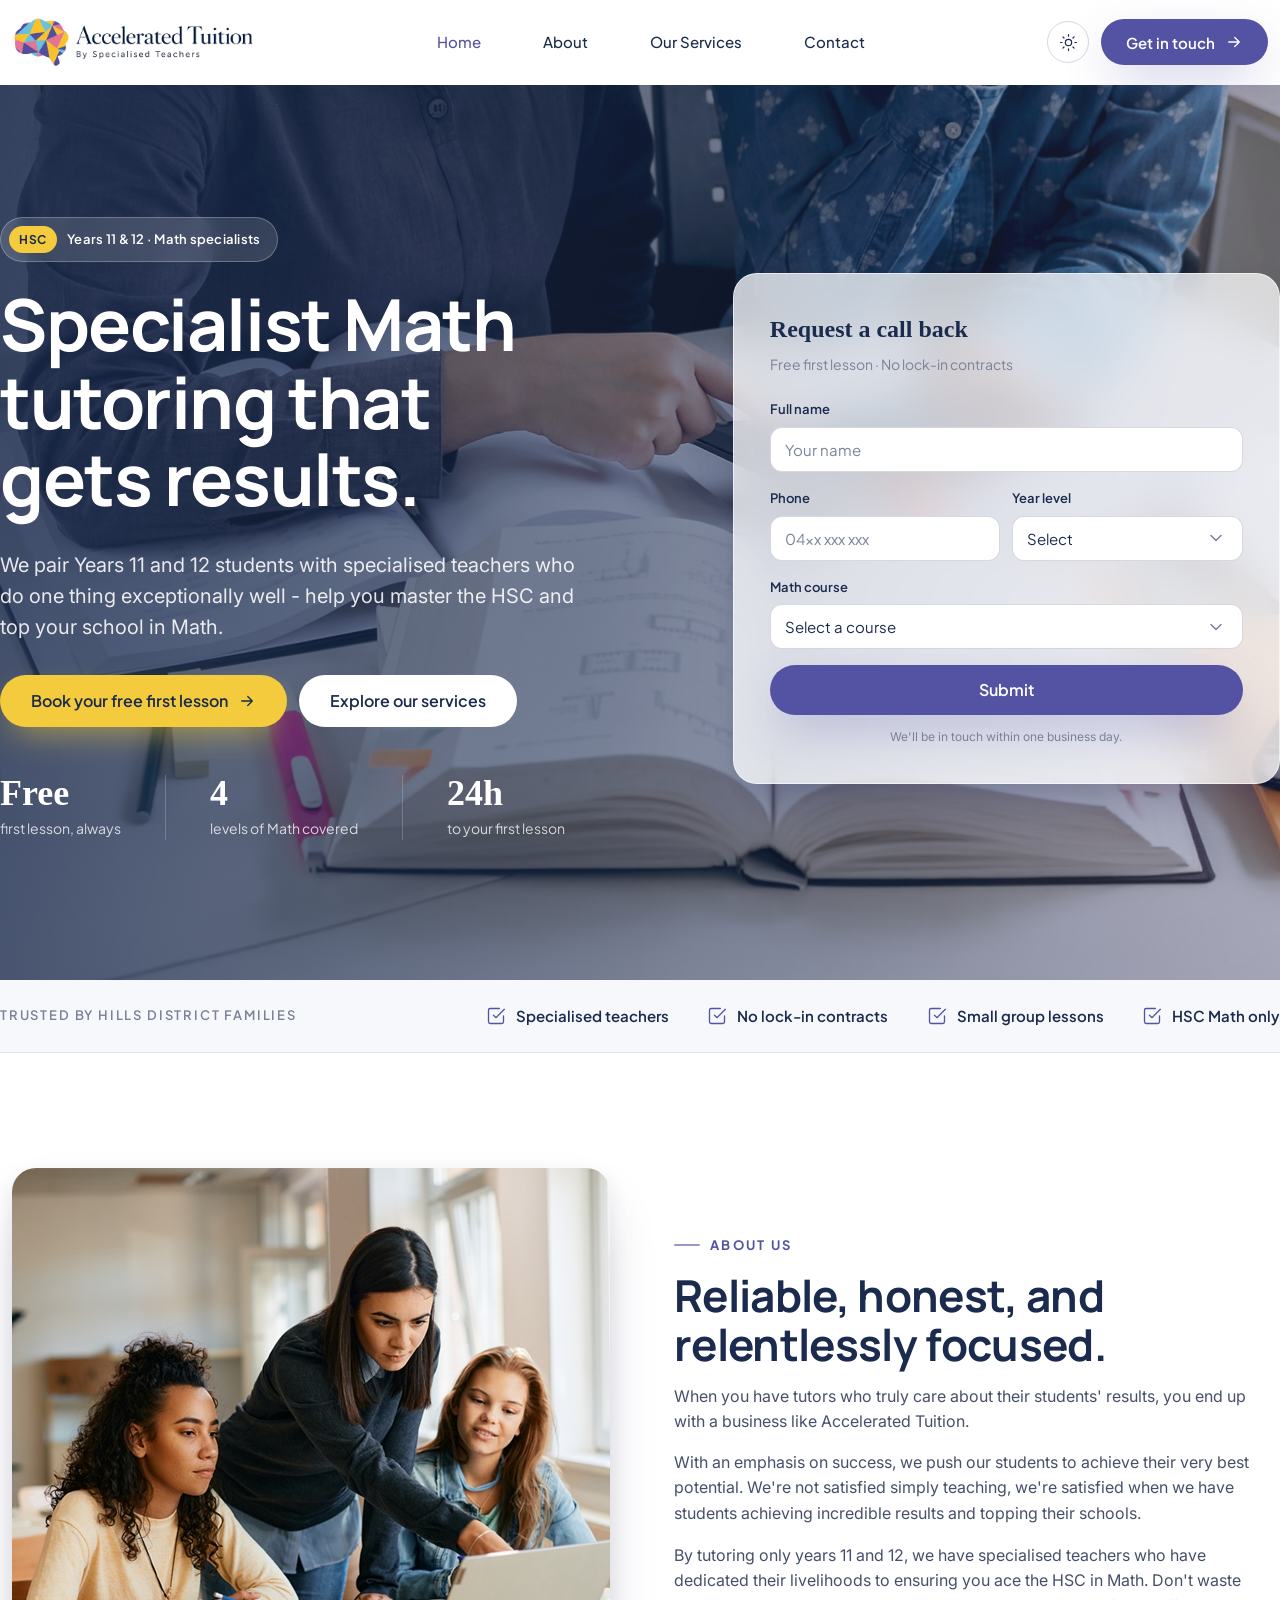
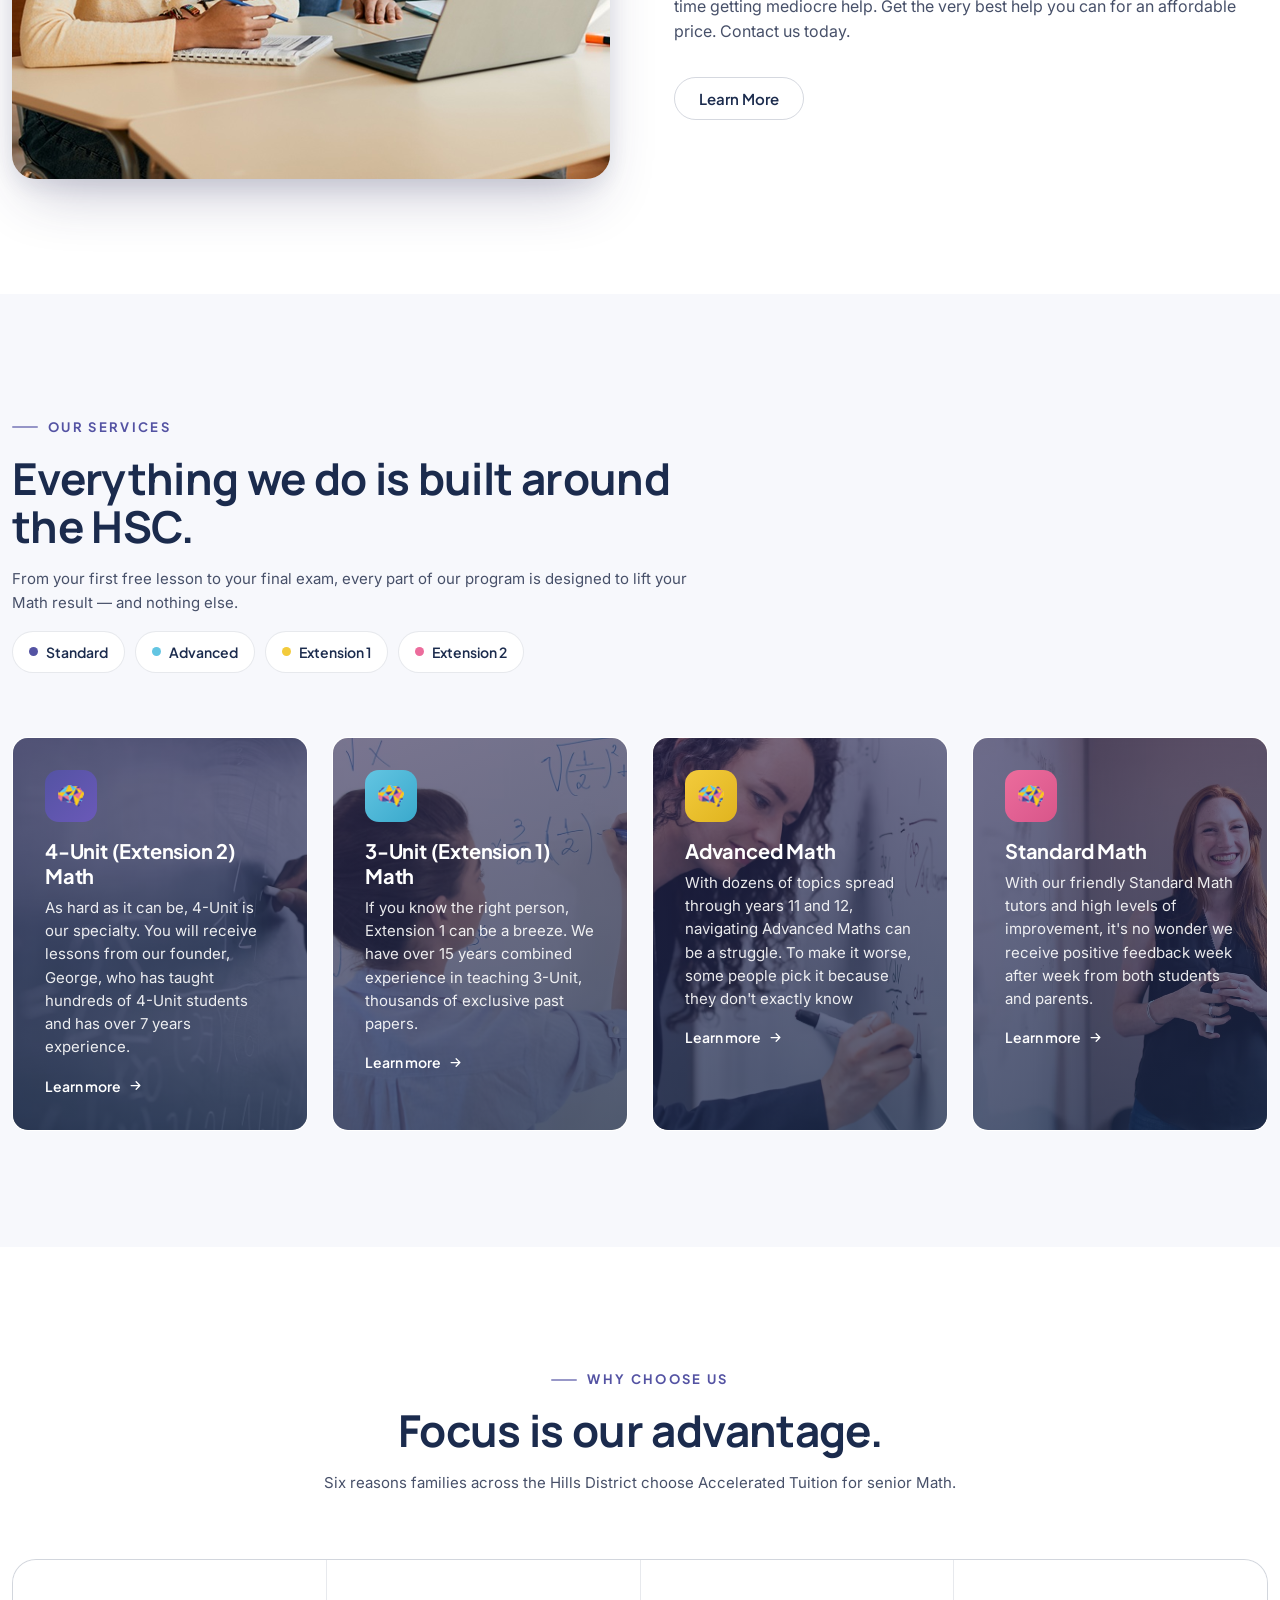
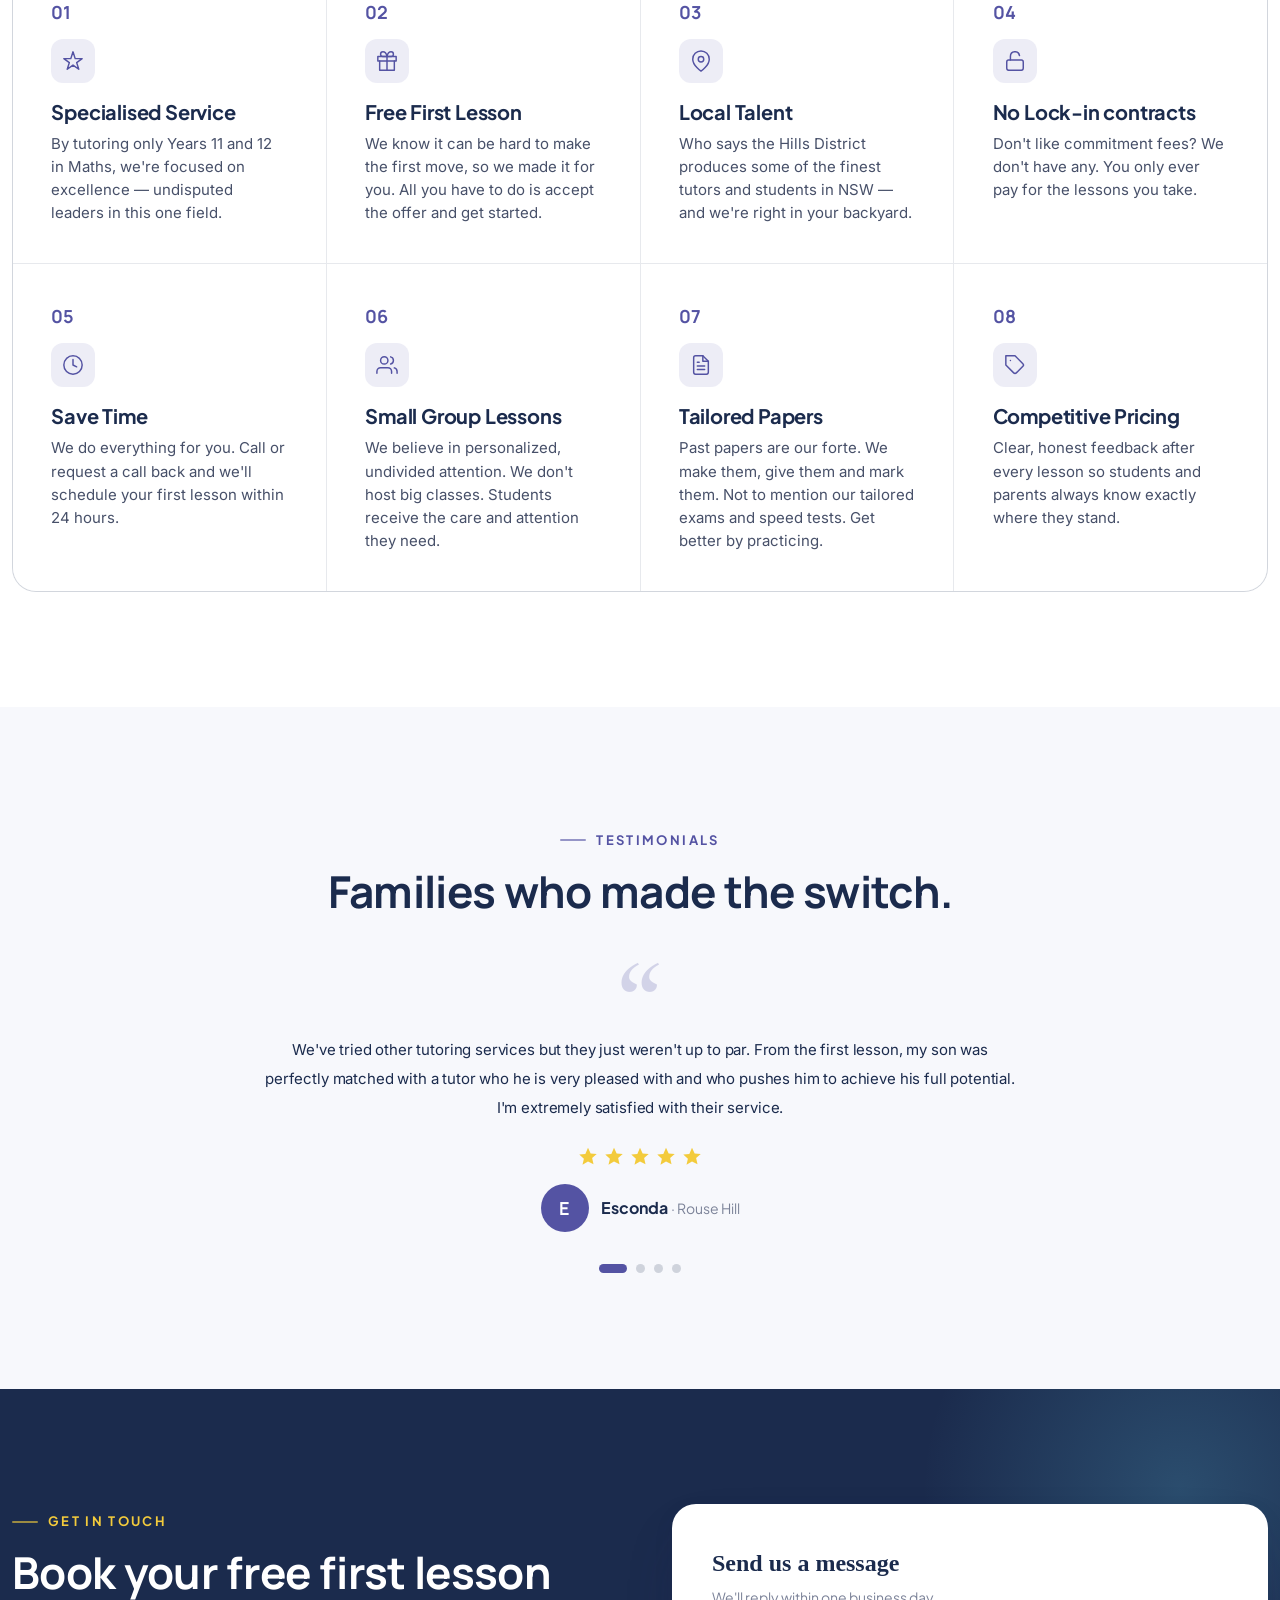
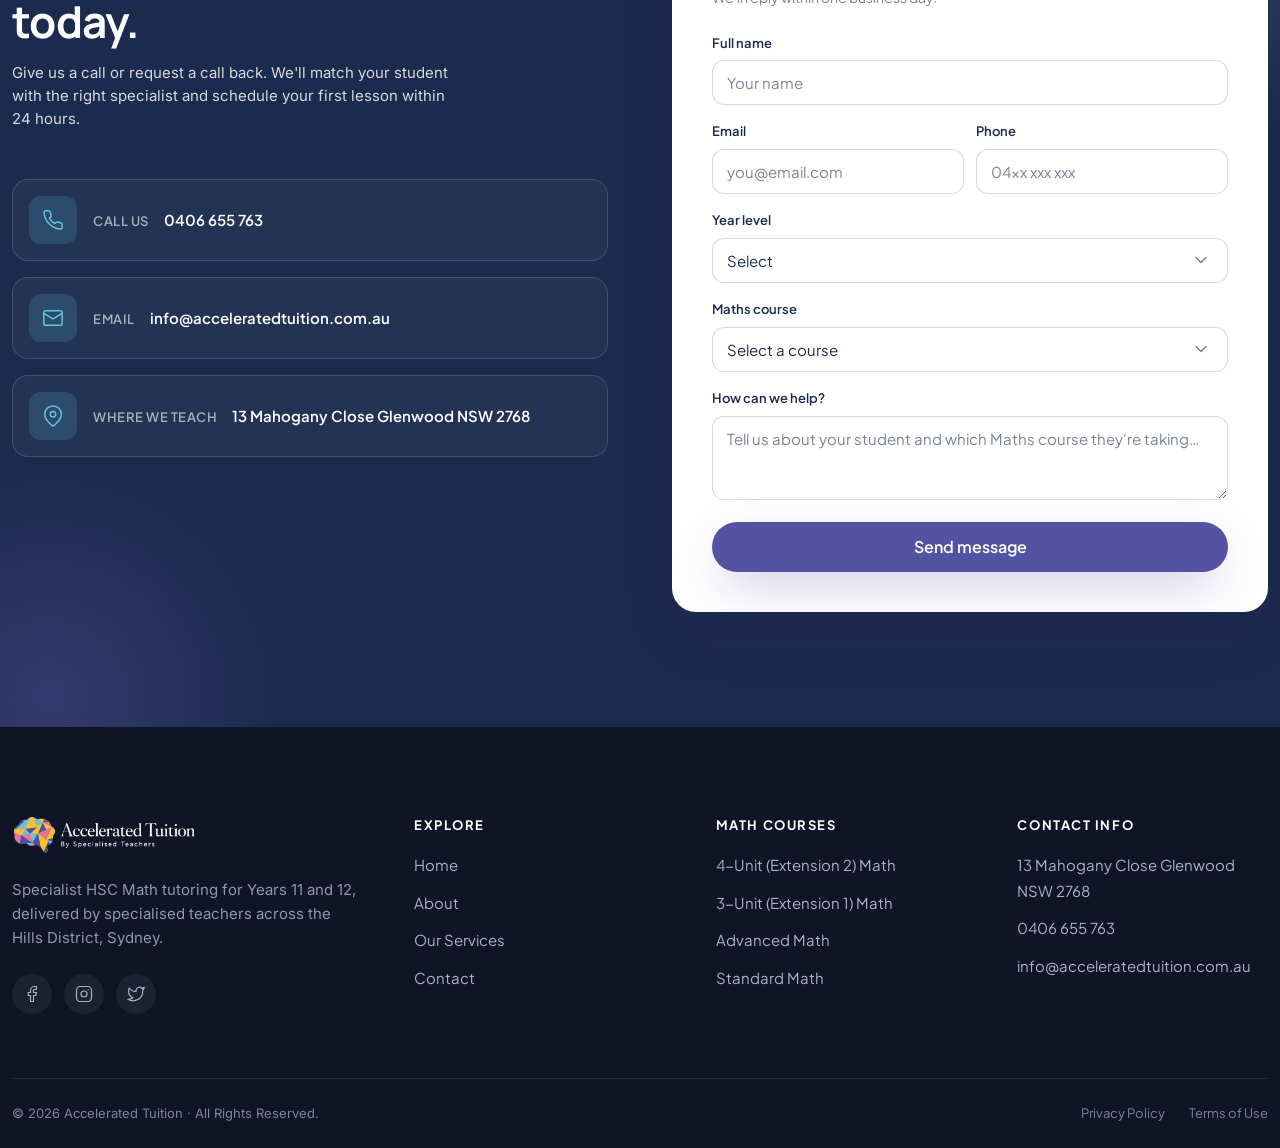
<file: index.html>
<!DOCTYPE html>
<html lang="en">
<head>
<meta charset="UTF-8" />
<meta name="viewport" content="width=device-width, initial-scale=1.0" />
<title>Accelerated Tuition — Specialist HSC Maths Tutoring</title>
<meta name="description" content="Specialist Years 11 & 12 Maths tutoring by specialised teachers. Free first lesson. No lock-in contracts. Hills District, Sydney." />
<link rel="icon" type="image/png" href="assets/logo-mark.png" />
<link rel="stylesheet" href="styles.css" />
</head>
<body>
<template id="__bundler_thumbnail" data-bg-color="#5453a3">
  <svg viewBox="0 0 1200 800" xmlns="http://www.w3.org/2000/svg">
    <rect width="1200" height="800" fill="#5453a3"/>
    <circle cx="600" cy="330" r="150" fill="none" stroke="#f3cb3c" stroke-width="22"/>
    <path d="M600 230 C540 230 520 290 545 320 C515 345 535 410 590 405 L600 405 Z" fill="#63c5e2"/>
    <path d="M600 230 C660 230 680 290 655 320 C685 345 665 410 610 405 L600 405 Z" fill="#ec6c9c"/>
    <text x="600" y="560" font-family="Manrope, sans-serif" font-size="86" font-weight="700" fill="#ffffff" text-anchor="middle" letter-spacing="-2">Accelerated</text>
    <text x="600" y="650" font-family="Inter, sans-serif" font-size="48" font-weight="400" fill="rgba(255,255,255,0.82)" text-anchor="middle">Tuition</text>
  </svg>
</template>

<!-- ============================ NAV ============================ -->
<header class="nav" id="nav">
  <div class="container nav-inner">
    <a class="nav-logo" href="#home" aria-label="Accelerated Tuition home">
      <img class="logo-light" src="assets/logo.png" alt="Accelerated Tuition — By Specialised Teachers" />
      <img class="logo-dark" src="assets/logo-header-white.png" alt="Accelerated Tuition — By Specialised Teachers" />
    </a>
    <nav class="nav-links" aria-label="Primary">
      <a class="nav-link active" href="#home">Home</a>
      <a class="nav-link" href="about.html">About</a>
      <a class="nav-link" href="services.html">Our Services</a>
      <a class="nav-link" href="contact.html">Contact</a>
    </nav>
    <div class="nav-actions">
      <button class="icon-btn theme-toggle" type="button" aria-label="Toggle dark mode">
        <svg class="sun" viewBox="0 0 24 24" fill="none" stroke="currentColor" stroke-width="1.5" stroke-linecap="round" stroke-linejoin="round"><circle cx="12" cy="12" r="4"/><path d="M12 2v2M12 20v2M4.93 4.93l1.41 1.41M17.66 17.66l1.41 1.41M2 12h2M20 12h2M6.34 17.66l-1.41 1.41M19.07 4.93l-1.41 1.41"/></svg>
        <svg class="moon" viewBox="0 0 24 24" fill="none" stroke="currentColor" stroke-width="1.5" stroke-linecap="round" stroke-linejoin="round"><path d="M21 12.79A9 9 0 1 1 11.21 3 7 7 0 0 0 21 12.79z"/></svg>
      </button>
      <a class="btn btn-primary nav-cta-desktop" href="#contact">
        Get in touch
        <svg viewBox="0 0 24 24" fill="none" stroke="currentColor" stroke-width="1.8" stroke-linecap="round" stroke-linejoin="round"><path d="M5 12h14M13 6l6 6-6 6"/></svg>
      </a>
      <button class="icon-btn nav-toggle" id="navToggle" type="button" aria-label="Open menu" aria-expanded="false" aria-controls="mobileMenu">
        <svg viewBox="0 0 24 24" fill="none" stroke="currentColor" stroke-width="1.6" stroke-linecap="round"><path d="M3 6h18M3 12h18M3 18h18"/></svg>
      </button>
    </div>
  </div>
</header>
<nav class="mobile-menu" id="mobileMenu" aria-label="Mobile">
  <a href="#home">Home</a>
  <a href="about.html">About</a>
  <a href="services.html">Our Services</a>
  <a href="contact.html">Contact</a>
  <a class="btn btn-primary btn-block" href="#contact">Get in touch</a>
</nav>

<main>
<!-- ============================ HERO ============================ -->
<section class="hero" id="home">
  <div class="hero-bg">
    <img class="hero-img-desktop" src="assets/hero-desktop.jpg" alt="Two students studying together with a tablet, textbooks and highlighters on a bright desk" />
    <img class="hero-img-mobile" src="assets/hero-mobile.png" alt="A specialist teacher helping a student with their maths work in a bright classroom" />
  </div>
  <div class="container hero-inner">
    <div class="hero-copy">
      <span class="hero-pill"><span class="tag">HSC</span> Years 11 &amp; 12 · Math specialists</span>
      <h1>Specialist Math tutoring that gets results.</h1>
      <p class="hero-sub">We pair Years 11 and 12 students with specialised teachers who do one thing exceptionally well - help you master the HSC and top your school in Math.</p>
      <div class="hero-cta">
        <a class="btn btn-yellow btn-lg" href="#contact">
          Book your free first lesson
          <svg viewBox="0 0 24 24" fill="none" stroke="currentColor" stroke-width="1.8" stroke-linecap="round" stroke-linejoin="round"><path d="M5 12h14M13 6l6 6-6 6"/></svg>
        </a>
        <a class="btn btn-light btn-lg" href="#services">Explore our services</a>
      </div>
      <div class="hero-stats">
        <div class="hero-stat"><div class="n" style="font-family: Axiforma">Free</div><div class="l">first lesson, always</div></div>
        <div class="div"></div>
        <div class="hero-stat"><div class="n" style="font-family: Axiforma"><span data-count="4">4</span></div><div class="l">levels of Math covered</div></div>
        <div class="div"></div>
        <div class="hero-stat"><div class="n" style="font-family: Axiforma"><span data-count="24" data-suffix="h">24h</span></div><div class="l">to your first lesson</div></div>
      </div>
    </div>

    <!-- HERO FORM -->
    <aside class="form-card" aria-label="Request a call back">
      <form data-validate novalidate>
        <div class="form-body">
          <div class="fc-head">
            <div class="fc-title" style="font-family: Axiforma">Request a call back</div>
            <div class="fc-sub">Free first lesson · No lock-in contracts</div>
          </div>
          <div class="field">
            <label for="h-name">Full name</label>
            <input id="h-name" name="name" type="text" placeholder="Your name" required />
            <span class="err">Please enter your name.</span>
          </div>
          <div class="field-row">
            <div class="field">
              <label for="h-phone">Phone</label>
              <input id="h-phone" name="phone" type="tel" placeholder="04xx xxx xxx" required />
              <span class="err">Enter a valid phone number.</span>
            </div>
            <div class="field">
              <label for="h-year">Year level</label>
              <select id="h-year" name="year" required>
                <option value="" disabled selected>Select</option>
                <option>Year 11</option>
                <option>Year 12</option>
              </select>
              <span class="err">Select a year level.</span>
            </div>
          </div>
          <div class="field">
            <label for="h-subject">Math course</label>
            <select id="h-subject" name="subject" required>
              <option value="" disabled selected>Select a course</option>
              <option>4-Unit (Extension 2) Math</option>
              <option>3-Unit (Extension 1) Math</option>
              <option>Advanced Math</option>
              <option>Standard Math</option>
            </select>
            <span class="err">Select a course.</span>
          </div>
          <button class="btn btn-primary btn-block btn-lg" type="submit">Submit</button>
          <p class="form-note">We'll be in touch within one business day.</p>
        </div>
        <div class="form-success">
          <div class="check">
            <svg viewBox="0 0 24 24" fill="none" stroke="currentColor" stroke-width="2" stroke-linecap="round" stroke-linejoin="round"><path d="M20 6L9 17l-5-5"/></svg>
          </div>
          <div class="fc-title">Request sent.</div>
          <p class="muted">Thanks — one of our specialised teachers will call you within one business day to book your free first lesson.</p>
        </div>
      </form>
    </aside>
  </div>
</section>

<!-- ============================ TRUST ============================ -->
<section class="trust">
  <div class="container trust-inner reveal">
    <span class="trust-label">Trusted by Hills District families</span>
    <div class="trust-items">
      <span class="trust-item"><svg viewBox="0 0 24 24" fill="none" stroke="currentColor" stroke-width="1.6" stroke-linecap="round" stroke-linejoin="round"><path d="M9 11l3 3L22 4"/><path d="M21 12v7a2 2 0 0 1-2 2H5a2 2 0 0 1-2-2V5a2 2 0 0 1 2-2h11"/></svg> Specialised teachers</span>
      <span class="trust-item"><svg viewBox="0 0 24 24" fill="none" stroke="currentColor" stroke-width="1.6" stroke-linecap="round" stroke-linejoin="round"><path d="M9 11l3 3L22 4"/><path d="M21 12v7a2 2 0 0 1-2 2H5a2 2 0 0 1-2-2V5a2 2 0 0 1 2-2h11"/></svg> No lock-in contracts</span>
      <span class="trust-item"><svg viewBox="0 0 24 24" fill="none" stroke="currentColor" stroke-width="1.6" stroke-linecap="round" stroke-linejoin="round"><path d="M9 11l3 3L22 4"/><path d="M21 12v7a2 2 0 0 1-2 2H5a2 2 0 0 1-2-2V5a2 2 0 0 1 2-2h11"/></svg> Small group lessons</span>
      <span class="trust-item"><svg viewBox="0 0 24 24" fill="none" stroke="currentColor" stroke-width="1.6" stroke-linecap="round" stroke-linejoin="round"><path d="M9 11l3 3L22 4"/><path d="M21 12v7a2 2 0 0 1-2 2H5a2 2 0 0 1-2-2V5a2 2 0 0 1 2-2h11"/></svg> HSC Math only</span>
    </div>
  </div>
</section>

<!-- ============================ ABOUT ============================ -->
<section class="section about" id="about">
  <div class="container about-grid">
    <div class="about-media reveal" style="height: 611px;">
      <img class="about-img" src="assets/about.png" alt="A specialist tutor helping two senior students with their Math work on a laptop" />
    </div>
    <div class="about-copy reveal d2">
      <span class="eyebrow">About us</span>
      <h2 class="h2">Reliable, honest, and relentlessly focused.</h2>
      <p class="lede" style="margin-top:var(--s-4); font-size:1rem">When you have tutors who truly care about their students' results, you end up with a business like Accelerated Tuition.</p>
      <p style="margin-top:var(--s-4)">With an emphasis on success, we push our students to achieve their very best potential. We're not satisfied simply teaching, we're satisfied when we have students achieving incredible results and topping their schools.</p>
      <p style="margin-top:var(--s-4)">By tutoring only years 11 and 12, we have specialised teachers who have dedicated their livelihoods to ensuring you ace the HSC in Math. Don't waste time getting mediocre help. Get the very best help you can for an affordable price. Contact us today.</p>
      <a class="btn btn-secondary" href="#contact" style="margin-top:var(--s-6)">Learn More</a>
    </div>
  </div>
</section>

<!-- ============================ SERVICES ============================ -->
<section class="section services" id="services">
  <div class="container">
    <div class="sec-head reveal">
      <span class="eyebrow">Our services</span>
      <h2 class="h2">Everything we do is built around the HSC.</h2>
      <p style="font-size:0.9375rem">From your first free lesson to your final exam, every part of our program is designed to lift your Math result — and nothing else.</p>
      <div class="subj-pills">
        <span class="subj-pill"><span class="dot" style="background:var(--brand-indigo)"></span> Standard</span>
        <span class="subj-pill"><span class="dot" style="background:var(--brand-cyan)"></span> Advanced</span>
        <span class="subj-pill"><span class="dot" style="background:var(--brand-yellow)"></span> Extension 1</span>
        <span class="subj-pill"><span class="dot" style="background:var(--brand-pink)"></span> Extension 2</span>
      </div>
    </div>
    <div class="cards">
      <article class="card card-bg reveal" style="--card-bg-img:url('assets/extension-4.jpg')">
        <div class="card-ic" style="background:linear-gradient(135deg,#5453a3,#6a59b8)"><img src="assets/brain-icon.png" alt="" style="width:26px;height:auto" /></div>
        <h3 class="h3">4-Unit (Extension 2) Math</h3>
        <p>As hard as it can be, 4-Unit is our specialty. You will receive lessons from our founder, George, who has taught hundreds of 4-Unit students and has over 7 years experience.</p>
        <span class="more">Learn more <svg viewBox="0 0 24 24" fill="none" stroke="currentColor" stroke-width="2" stroke-linecap="round" stroke-linejoin="round"><path d="M5 12h14M13 6l6 6-6 6"/></svg></span>
      </article>
      <article class="card card-bg reveal d1" style="--card-bg-img:url('assets/extension-3.jpg')">
        <div class="card-ic" style="background:linear-gradient(135deg,#63c5e2,#3aa9cc)"><img src="assets/brain-icon.png" alt="" style="width:26px;height:auto" /></div>
        <h3 class="h3">3-Unit (Extension 1) Math</h3>
        <p>If you know the right person, Extension 1 can be a breeze. We have over 15 years combined experience in teaching 3-Unit, thousands of exclusive past papers.</p>
        <span class="more">Learn more <svg viewBox="0 0 24 24" fill="none" stroke="currentColor" stroke-width="2" stroke-linecap="round" stroke-linejoin="round"><path d="M5 12h14M13 6l6 6-6 6"/></svg></span>
      </article>
      <article class="card card-bg reveal d2" style="--card-bg-img:url('assets/advanced-math.jpg')">
        <div class="card-ic" style="background:linear-gradient(135deg,#f3cb3c,#e0b41f)"><img src="assets/brain-icon.png" alt="" style="width:26px;height:auto" /></div>
        <h3 class="h3">Advanced Math</h3>
        <p>With dozens of topics spread through years 11 and 12, navigating Advanced Maths can be a struggle. To make it worse, some people pick it because they don't exactly know</p>
        <span class="more">Learn more <svg viewBox="0 0 24 24" fill="none" stroke="currentColor" stroke-width="2" stroke-linecap="round" stroke-linejoin="round"><path d="M5 12h14M13 6l6 6-6 6"/></svg></span>
      </article>
      <article class="card card-bg reveal" style="--card-bg-img:url('assets/standard-math.jpg')">
        <div class="card-ic" style="background:linear-gradient(135deg,#ec6c9c,#d8568a)"><img src="assets/brain-icon.png" alt="" style="width:26px;height:auto" /></div>
        <h3 class="h3">Standard Math</h3>
        <p>With our friendly Standard Math tutors and high levels of improvement, it's no wonder we receive positive feedback week after week from both students and parents.</p>
        <span class="more">Learn more <svg viewBox="0 0 24 24" fill="none" stroke="currentColor" stroke-width="2" stroke-linecap="round" stroke-linejoin="round"><path d="M5 12h14M13 6l6 6-6 6"/></svg></span>
      </article>
    </div>
  </div>
</section>

<!-- ============================ WHY CHOOSE US ============================ -->
<section class="section why">
  <div class="container">
    <div class="sec-head center reveal">
      <span class="eyebrow center">Why choose us</span>
      <h2 class="h2">Focus is our advantage.</h2>
      <p style="font-size:0.9375rem">Six reasons families across the Hills District choose Accelerated Tuition for senior Math.</p>
    </div>
    <div class="why-grid reveal">
      <div class="why-cell">
        <span class="n">01</span>
        <div class="wic"><svg viewBox="0 0 24 24" fill="none" stroke="currentColor" stroke-width="1.6" stroke-linecap="round" stroke-linejoin="round"><path d="M12 2l2.4 7.4H22l-6 4.4 2.3 7.2-6.3-4.6L5.7 21l2.3-7.2-6-4.4h7.6z"/></svg></div>
        <h3 class="h3">Specialised Service</h3>
        <p>By tutoring only Years 11 and 12 in Maths, we're focused on excellence — undisputed leaders in this one field.</p>
      </div>
      <div class="why-cell">
        <span class="n">02</span>
        <div class="wic"><svg viewBox="0 0 24 24" fill="none" stroke="currentColor" stroke-width="1.6" stroke-linecap="round" stroke-linejoin="round"><polyline points="20 12 20 22 4 22 4 12"/><rect x="2" y="7" width="20" height="5"/><line x1="12" y1="22" x2="12" y2="7"/><path d="M12 7H7.5a2.5 2.5 0 0 1 0-5C11 2 12 7 12 7z"/><path d="M12 7h4.5a2.5 2.5 0 0 0 0-5C13 2 12 7 12 7z"/></svg></div>
        <h3 class="h3">Free First Lesson</h3>
        <p>We know it can be hard to make the first move, so we made it for you. All you have to do is accept the offer and get started.</p>
      </div>
      <div class="why-cell">
        <span class="n">03</span>
        <div class="wic"><svg viewBox="0 0 24 24" fill="none" stroke="currentColor" stroke-width="1.6" stroke-linecap="round" stroke-linejoin="round"><path d="M21 10c0 7-9 13-9 13s-9-6-9-13a9 9 0 0 1 18 0z"/><circle cx="12" cy="10" r="3"/></svg></div>
        <h3 class="h3">Local Talent</h3>
        <p>Who says the Hills District produces some of the finest tutors and students in NSW — and we're right in your backyard.</p>
      </div>
      <div class="why-cell">
        <span class="n">04</span>
        <div class="wic"><svg viewBox="0 0 24 24" fill="none" stroke="currentColor" stroke-width="1.6" stroke-linecap="round" stroke-linejoin="round"><rect x="3" y="11" width="18" height="11" rx="2"/><path d="M7 11V7a5 5 0 0 1 9.9-1"/></svg></div>
        <h3 class="h3">No Lock-in contracts</h3>
        <p>Don't like commitment fees? We don't have any. You only ever pay for the lessons you take.</p>
      </div>
      <div class="why-cell">
        <span class="n">05</span>
        <div class="wic"><svg viewBox="0 0 24 24" fill="none" stroke="currentColor" stroke-width="1.6" stroke-linecap="round" stroke-linejoin="round"><circle cx="12" cy="12" r="10"/><path d="M12 6v6l4 2"/></svg></div>
        <h3 class="h3">Save Time</h3>
        <p>We do everything for you. Call or request a call back and we'll schedule your first lesson within 24 hours.</p>
      </div>
      <div class="why-cell">
        <span class="n">06</span>
        <div class="wic"><svg viewBox="0 0 24 24" fill="none" stroke="currentColor" stroke-width="1.6" stroke-linecap="round" stroke-linejoin="round"><path d="M17 21v-2a4 4 0 0 0-4-4H5a4 4 0 0 0-4 4v2"/><circle cx="9" cy="7" r="4"/><path d="M23 21v-2a4 4 0 0 0-3-3.87M16 3.13a4 4 0 0 1 0 7.75"/></svg></div>
        <h3 class="h3">Small Group Lessons</h3>
        <p>We believe in personalized, undivided attention. We don't host big classes. Students receive the care and attention they need.</p>
      </div>
      <div class="why-cell">
        <span class="n">07</span>
        <div class="wic"><svg viewBox="0 0 24 24" fill="none" stroke="currentColor" stroke-width="1.6" stroke-linecap="round" stroke-linejoin="round"><path d="M14 2H6a2 2 0 0 0-2 2v16a2 2 0 0 0 2 2h12a2 2 0 0 0 2-2V8z"/><path d="M14 2v6h6M16 13H8M16 17H8M10 9H8"/></svg></div>
        <h3 class="h3">Tailored Papers</h3>
        <p>Past papers are our forte. We make them, give them and mark them. Not to mention our tailored exams and speed tests. Get better by practicing.</p>
      </div>
      <div class="why-cell">
        <span class="n">08</span>
        <div class="wic"><svg viewBox="0 0 24 24" fill="none" stroke="currentColor" stroke-width="1.6" stroke-linecap="round" stroke-linejoin="round"><path d="M20.59 13.41l-7.17 7.17a2 2 0 0 1-2.83 0L2 12V2h10l8.59 8.59a2 2 0 0 1 0 2.82z"/><line x1="7" y1="7" x2="7.01" y2="7"/></svg></div>
        <h3 class="h3">Competitive Pricing</h3>
        <p>Clear, honest feedback after every lesson so students and parents always know exactly where they stand.</p>
      </div>
    </div>
  </div>
</section>

<!-- ============================ TESTIMONIALS ============================ -->
<section class="section testimonials">
  <div class="container">
    <div class="sec-head center reveal">
      <span class="eyebrow center">Testimonials</span>
      <h2 class="h2">Families who made the switch.</h2>
    </div>
    <div class="tm-wrap">
      <div class="tm-quote reveal">
        <span class="tm-mark" aria-hidden="true">&ldquo;</span>
        <div class="tm-carousel" id="tmCarousel" data-interval="6000">
          <div class="tm-viewport">
            <div class="tm-track" id="tmTrack">
              <div class="tm-slide">
                <p class="tm-text" style="font-size: 0.9375rem; line-height: 1.94; font-family: Inter">We've tried other tutoring services but they just weren't up to par. From the first lesson, my son was perfectly matched with a tutor who he is very pleased with and who pushes him to achieve his full potential. I'm extremely satisfied with their service.</p>
                <div class="tm-stars" aria-label="5 out of 5 stars">
                  <svg viewBox="0 0 24 24" fill="currentColor"><path d="M12 2l2.9 6.2 6.6.6-5 4.4 1.5 6.6L12 17l-6 3.4 1.5-6.6-5-4.4 6.6-.6z"/></svg>
                  <svg viewBox="0 0 24 24" fill="currentColor"><path d="M12 2l2.9 6.2 6.6.6-5 4.4 1.5 6.6L12 17l-6 3.4 1.5-6.6-5-4.4 6.6-.6z"/></svg>
                  <svg viewBox="0 0 24 24" fill="currentColor"><path d="M12 2l2.9 6.2 6.6.6-5 4.4 1.5 6.6L12 17l-6 3.4 1.5-6.6-5-4.4 6.6-.6z"/></svg>
                  <svg viewBox="0 0 24 24" fill="currentColor"><path d="M12 2l2.9 6.2 6.6.6-5 4.4 1.5 6.6L12 17l-6 3.4 1.5-6.6-5-4.4 6.6-.6z"/></svg>
                  <svg viewBox="0 0 24 24" fill="currentColor"><path d="M12 2l2.9 6.2 6.6.6-5 4.4 1.5 6.6L12 17l-6 3.4 1.5-6.6-5-4.4 6.6-.6z"/></svg>
                </div>
                <div class="tm-author">
                  <span class="tm-avatar" aria-hidden="true">E</span>
                  <span>
                    <span class="name">Esconda</span>
                    <span class="loc"> · Rouse Hill</span>
                  </span>
                </div>
              </div>
              <div class="tm-slide">
                <p class="tm-text" style="font-size: 0.9375rem; line-height: 1.94; font-family: Inter">I can directly attribute my success in Math to Accelerated Tuition. I ended up topping the grade and smashing the HSC after contemplating dropping both subjects. Highly recommend these guys!</p>
                <div class="tm-stars" aria-label="5 out of 5 stars">
                  <svg viewBox="0 0 24 24" fill="currentColor"><path d="M12 2l2.9 6.2 6.6.6-5 4.4 1.5 6.6L12 17l-6 3.4 1.5-6.6-5-4.4 6.6-.6z"/></svg>
                  <svg viewBox="0 0 24 24" fill="currentColor"><path d="M12 2l2.9 6.2 6.6.6-5 4.4 1.5 6.6L12 17l-6 3.4 1.5-6.6-5-4.4 6.6-.6z"/></svg>
                  <svg viewBox="0 0 24 24" fill="currentColor"><path d="M12 2l2.9 6.2 6.6.6-5 4.4 1.5 6.6L12 17l-6 3.4 1.5-6.6-5-4.4 6.6-.6z"/></svg>
                  <svg viewBox="0 0 24 24" fill="currentColor"><path d="M12 2l2.9 6.2 6.6.6-5 4.4 1.5 6.6L12 17l-6 3.4 1.5-6.6-5-4.4 6.6-.6z"/></svg>
                  <svg viewBox="0 0 24 24" fill="currentColor"><path d="M12 2l2.9 6.2 6.6.6-5 4.4 1.5 6.6L12 17l-6 3.4 1.5-6.6-5-4.4 6.6-.6z"/></svg>
                </div>
                <div class="tm-author">
                  <span class="tm-avatar" aria-hidden="true">J</span>
                  <span>
                    <span class="name">Joachim</span>
                    <span class="loc"> · Castle Hill</span>
                  </span>
                </div>
              </div>
              <div class="tm-slide">
                <p class="tm-text" style="font-size: 0.9375rem; line-height: 1.94; font-family: Inter">We cannot recommend Accelerated Tuition enough. Since my son has started going, his marks have drastically improved and it's had a positive impact on his learning. He looks forward to going every week.</p>
                <div class="tm-stars" aria-label="5 out of 5 stars">
                  <svg viewBox="0 0 24 24" fill="currentColor"><path d="M12 2l2.9 6.2 6.6.6-5 4.4 1.5 6.6L12 17l-6 3.4 1.5-6.6-5-4.4 6.6-.6z"/></svg>
                  <svg viewBox="0 0 24 24" fill="currentColor"><path d="M12 2l2.9 6.2 6.6.6-5 4.4 1.5 6.6L12 17l-6 3.4 1.5-6.6-5-4.4 6.6-.6z"/></svg>
                  <svg viewBox="0 0 24 24" fill="currentColor"><path d="M12 2l2.9 6.2 6.6.6-5 4.4 1.5 6.6L12 17l-6 3.4 1.5-6.6-5-4.4 6.6-.6z"/></svg>
                  <svg viewBox="0 0 24 24" fill="currentColor"><path d="M12 2l2.9 6.2 6.6.6-5 4.4 1.5 6.6L12 17l-6 3.4 1.5-6.6-5-4.4 6.6-.6z"/></svg>
                  <svg viewBox="0 0 24 24" fill="currentColor"><path d="M12 2l2.9 6.2 6.6.6-5 4.4 1.5 6.6L12 17l-6 3.4 1.5-6.6-5-4.4 6.6-.6z"/></svg>
                </div>
                <div class="tm-author">
                  <span class="tm-avatar" aria-hidden="true">I</span>
                  <span>
                    <span class="name">Irene</span>
                    <span class="loc"> · Glenwood</span>
                  </span>
                </div>
              </div>
              <div class="tm-slide">
                <p class="tm-text" style="font-size: 0.9375rem; line-height: 1.94; font-family: Inter">Very professional and experienced tutors. We were always ahead of the syllabus and I went to class always feeling like I knew what was being taught. There's a real emphasis on success, I highly recommend Accelerated Tuition.</p>
                <div class="tm-stars" aria-label="5 out of 5 stars">
                  <svg viewBox="0 0 24 24" fill="currentColor"><path d="M12 2l2.9 6.2 6.6.6-5 4.4 1.5 6.6L12 17l-6 3.4 1.5-6.6-5-4.4 6.6-.6z"/></svg>
                  <svg viewBox="0 0 24 24" fill="currentColor"><path d="M12 2l2.9 6.2 6.6.6-5 4.4 1.5 6.6L12 17l-6 3.4 1.5-6.6-5-4.4 6.6-.6z"/></svg>
                  <svg viewBox="0 0 24 24" fill="currentColor"><path d="M12 2l2.9 6.2 6.6.6-5 4.4 1.5 6.6L12 17l-6 3.4 1.5-6.6-5-4.4 6.6-.6z"/></svg>
                  <svg viewBox="0 0 24 24" fill="currentColor"><path d="M12 2l2.9 6.2 6.6.6-5 4.4 1.5 6.6L12 17l-6 3.4 1.5-6.6-5-4.4 6.6-.6z"/></svg>
                  <svg viewBox="0 0 24 24" fill="currentColor"><path d="M12 2l2.9 6.2 6.6.6-5 4.4 1.5 6.6L12 17l-6 3.4 1.5-6.6-5-4.4 6.6-.6z"/></svg>
                </div>
                <div class="tm-author">
                  <span class="tm-avatar" aria-hidden="true">J</span>
                  <span>
                    <span class="name">Jana</span>
                    <span class="loc"> · Kellyville</span>
                  </span>
                </div>
              </div>
            </div>
          </div>
          <div class="tm-dots" id="tmDots" aria-label="Testimonial navigation"></div>
        </div>
      </div>
    </div>
  </div>
</section>

<!-- ============================ CONTACT ============================ -->
<section class="section contact" id="contact">
  <div class="container contact-grid">
    <div class="contact-info reveal">
      <span class="eyebrow">Get in touch</span>
      <h2 class="h2">Book your free first lesson today.</h2>
      <p class="contact-lede" style="font-size:0.9375rem">Give us a call or request a call back. We'll match your student with the right specialist and schedule your first lesson within 24 hours.</p>
      <div class="contact-methods">
        <a class="cm" href="tel:+61406655763">
          <span class="cm-ic"><svg viewBox="0 0 24 24" fill="none" stroke="currentColor" stroke-width="1.6" stroke-linecap="round" stroke-linejoin="round"><path d="M22 16.92v3a2 2 0 0 1-2.18 2 19.79 19.79 0 0 1-8.63-3.07 19.5 19.5 0 0 1-6-6 19.79 19.79 0 0 1-3.07-8.67A2 2 0 0 1 4.11 2h3a2 2 0 0 1 2 1.72c.13.96.36 1.9.7 2.81a2 2 0 0 1-.45 2.11L8.09 9.91a16 16 0 0 0 6 6l1.27-1.27a2 2 0 0 1 2.11-.45c.91.34 1.85.57 2.81.7A2 2 0 0 1 22 16.92z"/></svg></span>
          <span><span class="k">Call us</span><span class="v">     0406 655 763</span></span>
        </a>
        <a class="cm" href="mailto:info@acceleratedtuition.com.au">
          <span class="cm-ic"><svg viewBox="0 0 24 24" fill="none" stroke="currentColor" stroke-width="1.6" stroke-linecap="round" stroke-linejoin="round"><rect x="2" y="4" width="20" height="16" rx="2"/><path d="m22 7-10 6L2 7"/></svg></span>
          <span><span class="k">Email</span><span class="v">     info@acceleratedtuition.com.au</span></span>
        </a>
        <div class="cm">
          <span class="cm-ic"><svg viewBox="0 0 24 24" fill="none" stroke="currentColor" stroke-width="1.6" stroke-linecap="round" stroke-linejoin="round"><path d="M21 10c0 7-9 13-9 13s-9-6-9-13a9 9 0 0 1 18 0z"/><circle cx="12" cy="10" r="3"/></svg></span>
          <span><span class="k">Where we teach</span><span class="v">     13 Mahogany Close Glenwood NSW 2768</span></span>
        </div>
      </div>
    </div>

    <div class="contact-card reveal d2">
      <form data-validate novalidate>
        <div class="form-body">
          <div class="fc-title" style="font-family: Axiforma">Send us a message</div>
          <div class="fc-sub">We'll reply within one business day.</div>
          <div class="field">
            <label for="c-name">Full name</label>
            <input id="c-name" name="name" type="text" placeholder="Your name" required />
            <span class="err">Please enter your name.</span>
          </div>
          <div class="field-row">
            <div class="field">
              <label for="c-email">Email</label>
              <input id="c-email" name="email" type="email" placeholder="you@email.com" required />
              <span class="err">Enter a valid email.</span>
            </div>
            <div class="field">
              <label for="c-phone">Phone</label>
              <input id="c-phone" name="phone" type="tel" placeholder="04xx xxx xxx" required />
              <span class="err">Enter a valid phone.</span>
            </div>
          </div>
          <div class="field">
            <label for="c-year">Year level</label>
            <select id="c-year" name="year" required>
              <option value="" disabled selected>Select</option>
              <option>Year 11</option>
              <option>Year 12</option>
            </select>
            <span class="err">Select a year level.</span>
          </div>
          <div class="field">
            <label for="c-subject">Maths course</label>
            <select id="c-subject" name="subject" required>
              <option value="" disabled selected>Select a course</option>
              <option>4-Unit (Extension 2) Math</option>
              <option>3-Unit (Extension 1) Math</option>
              <option>Advanced Math</option>
              <option>Standard Math</option>
            </select>
            <span class="err">Select a course.</span>
          </div>
          <div class="field">
            <label for="c-msg">How can we help?</label>
            <textarea id="c-msg" name="message" placeholder="Tell us about your student and which Maths course they're taking…"></textarea>
          </div>
          <button class="btn btn-primary btn-block btn-lg" type="submit">Send message</button>
        </div>
        <div class="form-success">
          <div class="check">
            <svg viewBox="0 0 24 24" fill="none" stroke="currentColor" stroke-width="2" stroke-linecap="round" stroke-linejoin="round"><path d="M20 6L9 17l-5-5"/></svg>
          </div>
          <div class="fc-title">Thanks for submitting!</div>
          <p class="muted">We've received your message and will be in touch within one business day to arrange your free first lesson.</p>
        </div>
      </form>
    </div>
  </div>
</section>
</main>

<!-- ============================ FOOTER ============================ -->
<footer class="footer">
  <div class="container">
    <div class="footer-top">
      <div class="footer-brand">
        <span class="logo-chip"><img src="assets/logo-white.png" alt="Accelerated Tuition — By Specialised Teachers" /></span>
        <p>Specialist HSC Math tutoring for Years 11 and 12, delivered by specialised teachers across the Hills District, Sydney.</p>
        <div class="footer-social">
          <a href="#" aria-label="Facebook"><svg viewBox="0 0 24 24" fill="none" stroke="currentColor" stroke-width="1.6" stroke-linecap="round" stroke-linejoin="round"><path d="M18 2h-3a5 5 0 0 0-5 5v3H7v4h3v8h4v-8h3l1-4h-4V7a1 1 0 0 1 1-1h3z"/></svg></a>
          <a href="#" aria-label="Instagram"><svg viewBox="0 0 24 24" fill="none" stroke="currentColor" stroke-width="1.6" stroke-linecap="round" stroke-linejoin="round"><rect x="2" y="2" width="20" height="20" rx="5"/><circle cx="12" cy="12" r="4"/><line x1="17.5" y1="6.5" x2="17.5" y2="6.5"/></svg></a>
          <a href="#" aria-label="Twitter"><svg viewBox="0 0 24 24" fill="none" stroke="currentColor" stroke-width="1.6" stroke-linecap="round" stroke-linejoin="round"><path d="M23 3a10.9 10.9 0 0 1-3.14 1.53 4.48 4.48 0 0 0-7.86 3v1A10.66 10.66 0 0 1 3 4s-4 9 5 13a11.64 11.64 0 0 1-7 2c9 5 20 0 20-11.5a4.5 4.5 0 0 0-.08-.83A7.72 7.72 0 0 0 23 3z"/></svg></a>
        </div>
      </div>
      <div class="footer-col">
        <h4>Explore</h4>
        <ul>
          <li><a href="#home">Home</a></li>
          <li><a href="about.html">About</a></li>
          <li><a href="services.html">Our Services</a></li>
          <li><a href="contact.html">Contact</a></li>
        </ul>
      </div>
      <div class="footer-col">
        <h4>MATH COURSES</h4>
        <ul>
          <li><a href="services.html#extension-2">4-Unit (Extension 2) Math</a></li>
          <li><a href="services.html#extension-1">3-Unit (Extension 1) Math</a></li>
          <li><a href="services.html#advanced">Advanced Math</a></li>
          <li><a href="services.html#standard">Standard Math</a></li>
        </ul>
      </div>
      <div class="footer-col">
        <h4>CONTACT INFO</h4>
        <ul>
          <li><a href="https://maps.google.com/?q=13+Mahogany+Close+Glenwood+NSW+2768" target="_blank" rel="noopener">13 Mahogany Close Glenwood NSW 2768</a></li>
          <li><a href="tel:+61406655763">0406 655 763</a></li>
          <li><a href="mailto:info@acceleratedtuition.com.au">info@acceleratedtuition.com.au</a></li>
        </ul>
      </div>
    </div>
    <div class="footer-bottom">
      <p>© 2026 Accelerated Tuition · All Rights Reserved.</p>
      <div class="legal">
        <a href="#">Privacy Policy</a>
        <a href="#">Terms of Use</a>
      </div>
    </div>
  </div>
</footer>

<script src="image-slot.js"></script>
<script src="app.js"></script>
</body>
</html>
</file>
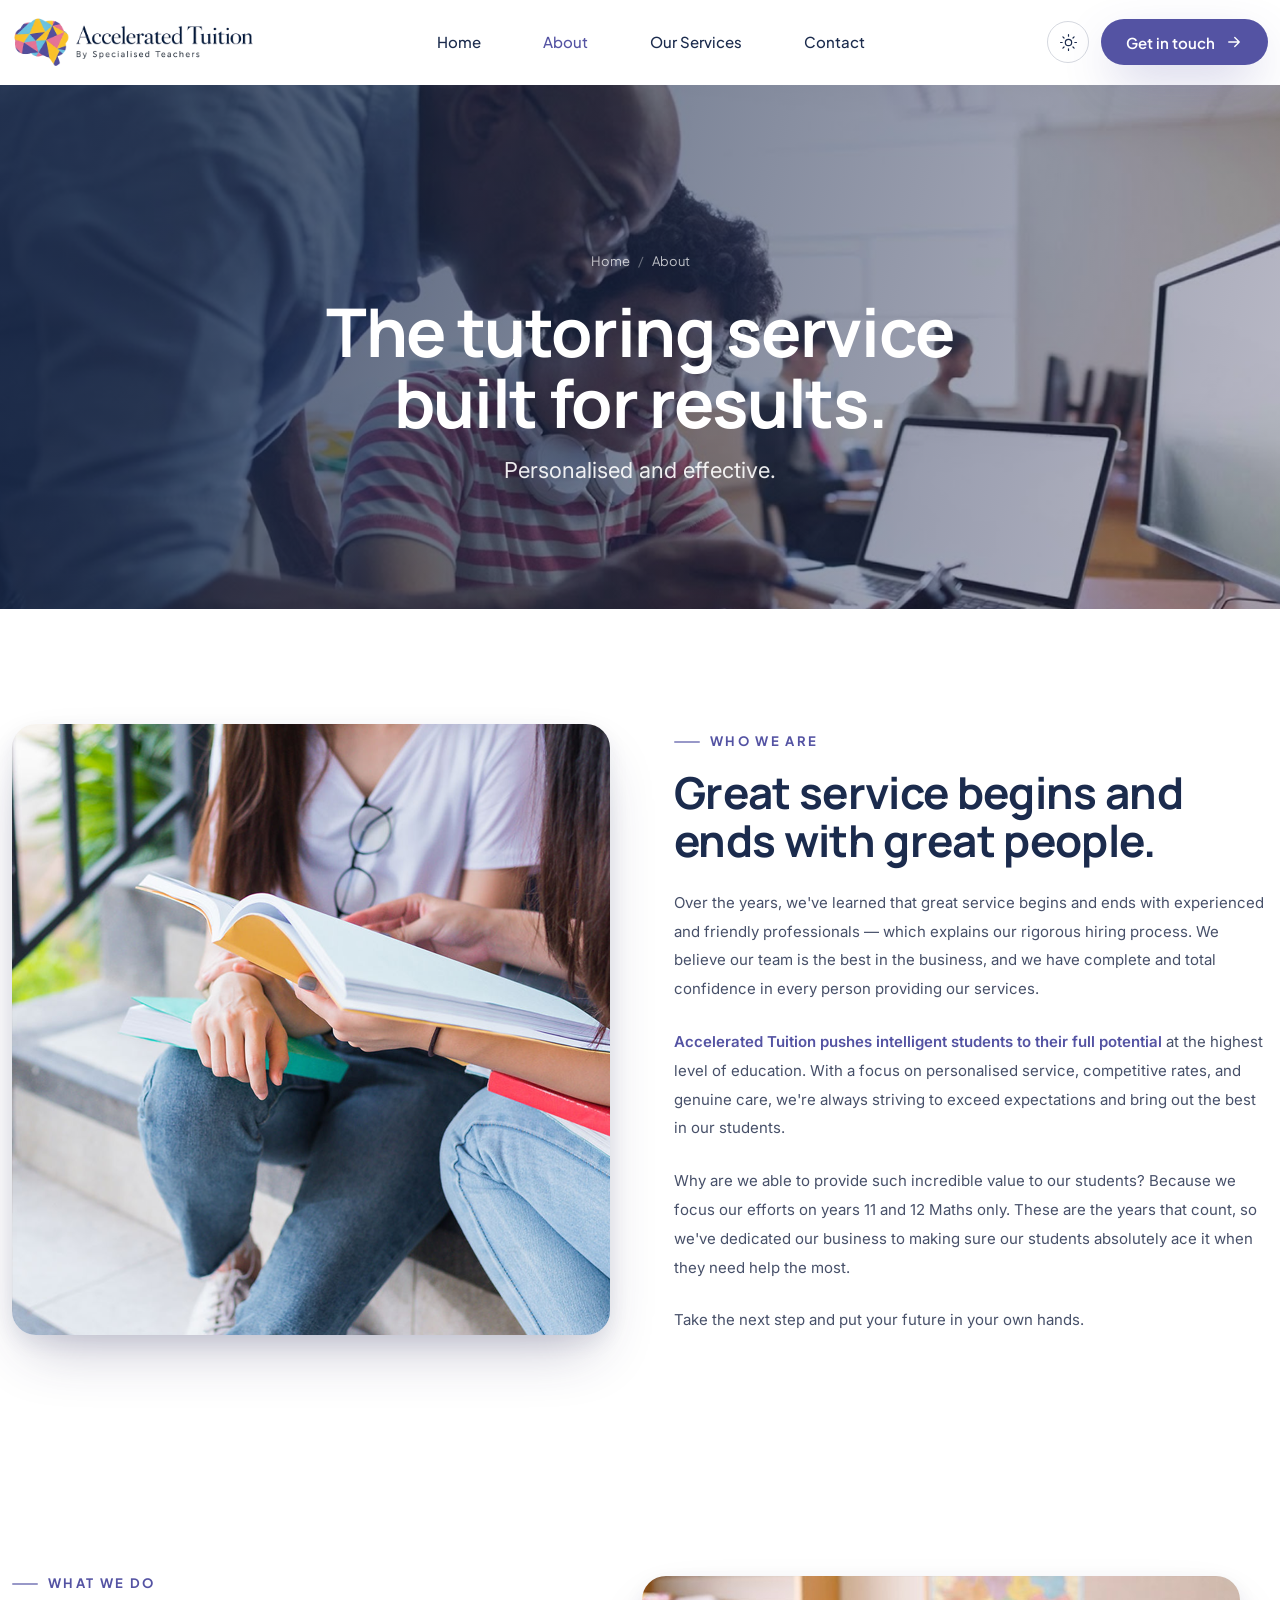
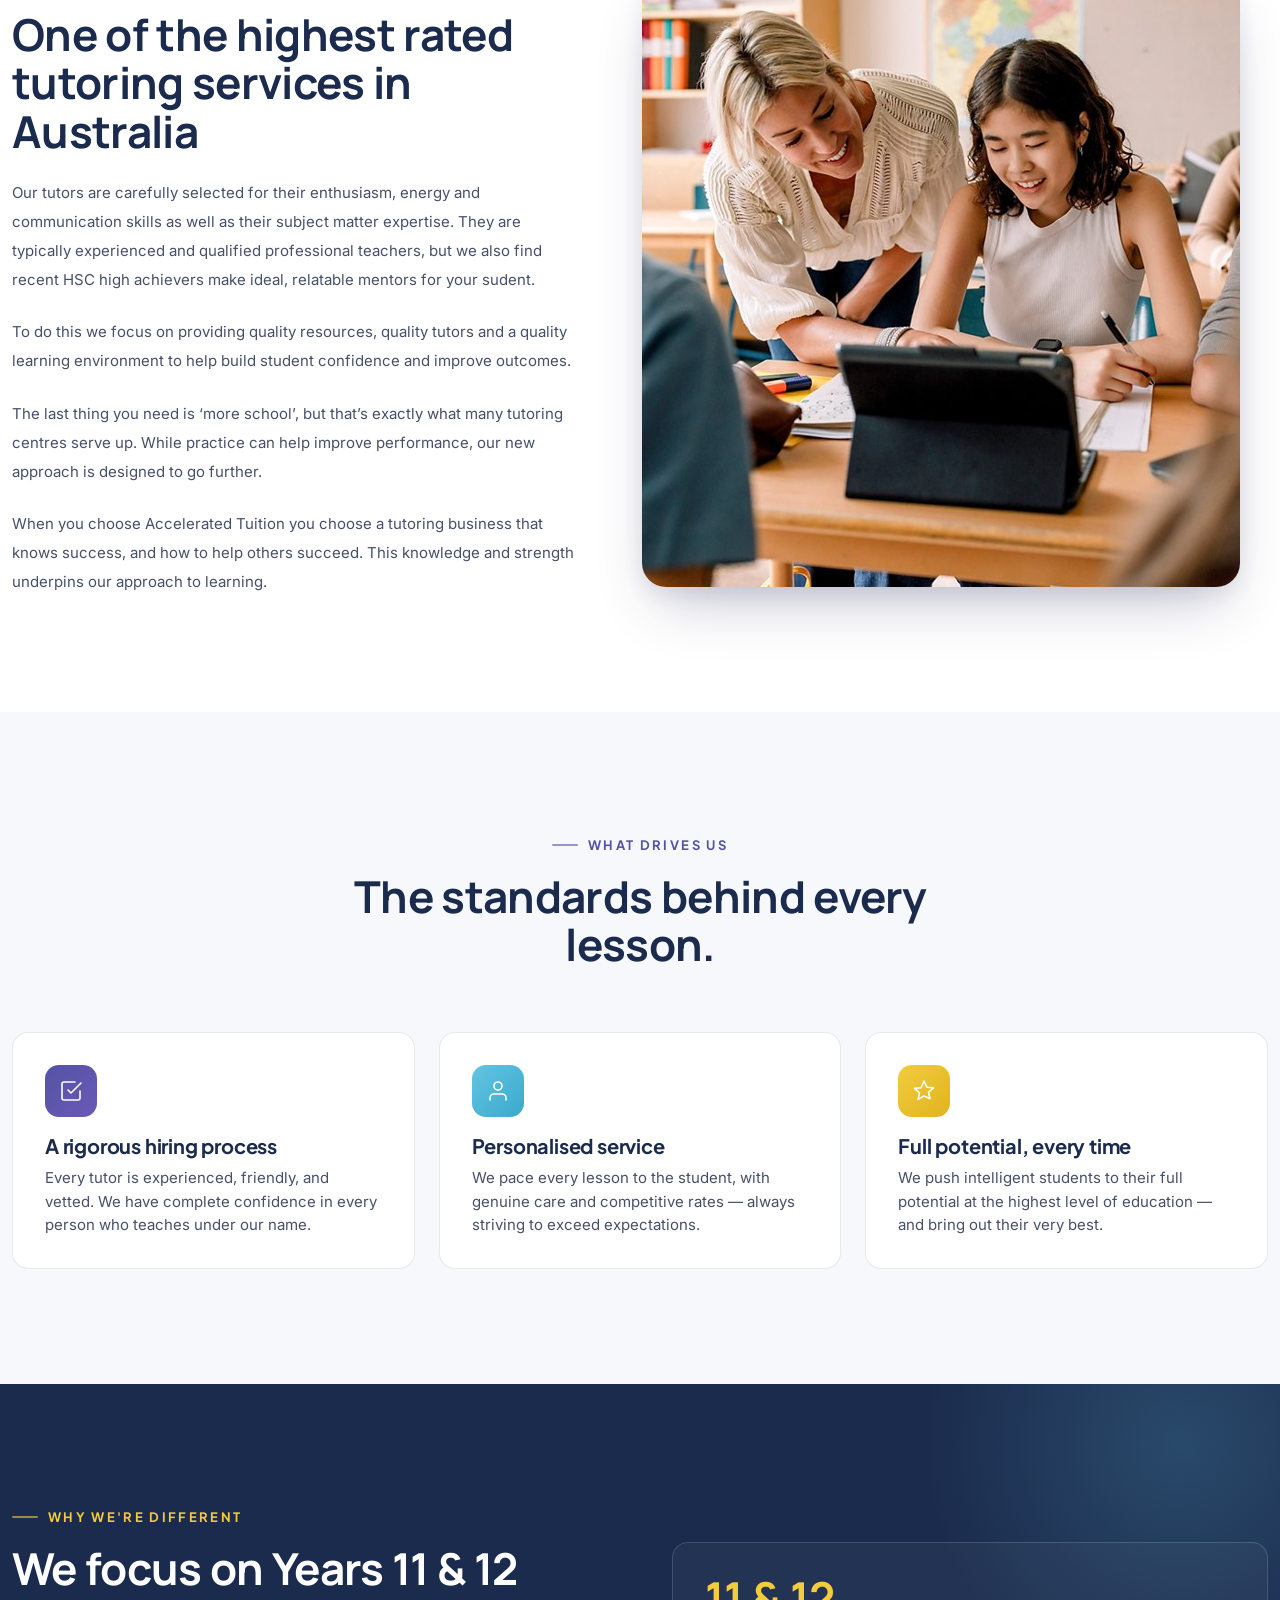
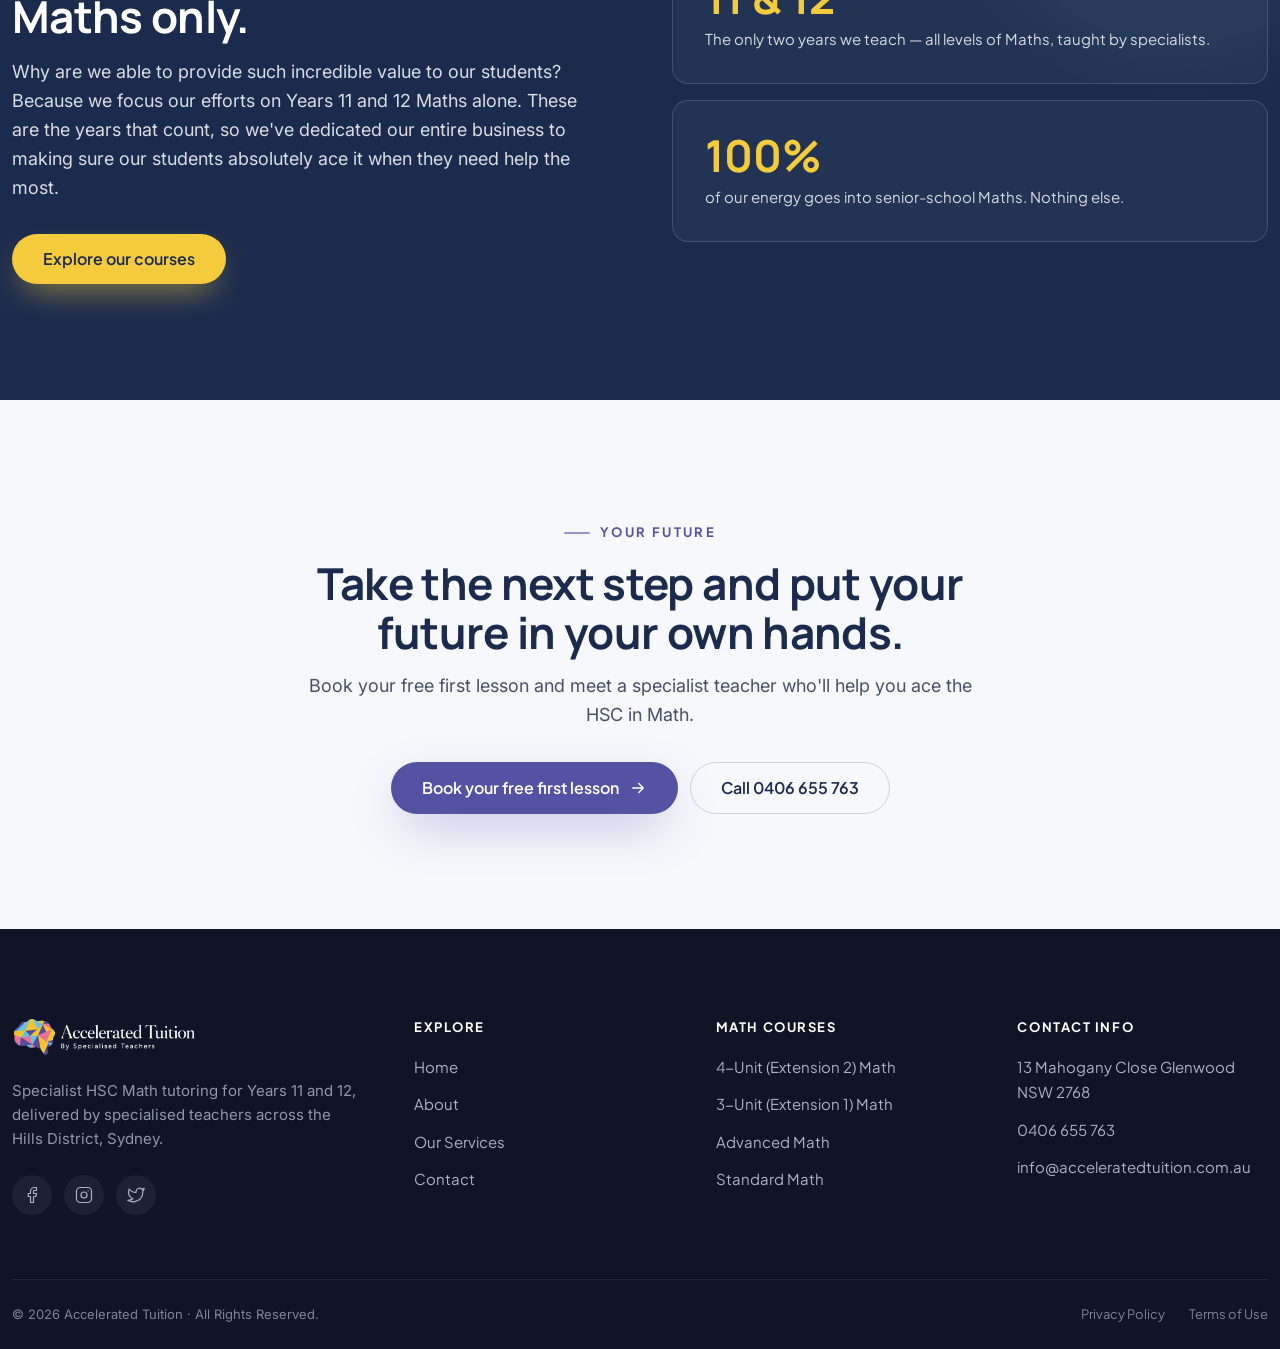
<file: about.html>
<!DOCTYPE html>
<html lang="en">
<head>
<meta charset="UTF-8" />
<meta name="viewport" content="width=device-width, initial-scale=1.0" />
<title>About Us — Accelerated Tuition</title>
<meta name="description" content="Accelerated Tuition pushes intelligent students to their full potential. We focus on Years 11 & 12 Maths only — the years that count — with personalised service, competitive rates, and genuine care." />
<link rel="icon" type="image/png" href="assets/logo-mark.png" />
<link rel="stylesheet" href="styles.css" />
</head>
<body>
<template id="__bundler_thumbnail" data-bg-color="#5453a3">
  <svg viewBox="0 0 1200 800" xmlns="http://www.w3.org/2000/svg">
    <rect width="1200" height="800" fill="#5453a3"/>
    <circle cx="600" cy="330" r="150" fill="none" stroke="#f3cb3c" stroke-width="22"/>
    <path d="M600 230 C540 230 520 290 545 320 C515 345 535 410 590 405 L600 405 Z" fill="#63c5e2"/>
    <path d="M600 230 C660 230 680 290 655 320 C685 345 665 410 610 405 L600 405 Z" fill="#ec6c9c"/>
    <text x="600" y="560" font-family="Manrope, sans-serif" font-size="86" font-weight="700" fill="#ffffff" text-anchor="middle" letter-spacing="-2">About Us</text>
    <text x="600" y="650" font-family="Inter, sans-serif" font-size="48" font-weight="400" fill="rgba(255,255,255,0.82)" text-anchor="middle">Accelerated Tuition</text>
  </svg>
</template>

<!-- ============================ NAV ============================ -->
<header class="nav" id="nav">
  <div class="container nav-inner">
    <a class="nav-logo" href="index.html" aria-label="Accelerated Tuition home">
      <img class="logo-light" src="assets/logo.png" alt="Accelerated Tuition — By Specialised Teachers" />
      <img class="logo-dark" src="assets/logo-header-white.png" alt="Accelerated Tuition — By Specialised Teachers" />
    </a>
    <nav class="nav-links" aria-label="Primary">
      <a class="nav-link" href="index.html">Home</a>
      <a class="nav-link active" href="about.html">About</a>
      <a class="nav-link" href="services.html">Our Services</a>
      <a class="nav-link" href="contact.html">Contact</a>
    </nav>
    <div class="nav-actions">
      <button class="icon-btn theme-toggle" type="button" aria-label="Toggle dark mode">
        <svg class="sun" viewBox="0 0 24 24" fill="none" stroke="currentColor" stroke-width="1.5" stroke-linecap="round" stroke-linejoin="round"><circle cx="12" cy="12" r="4"/><path d="M12 2v2M12 20v2M4.93 4.93l1.41 1.41M17.66 17.66l1.41 1.41M2 12h2M20 12h2M6.34 17.66l-1.41 1.41M19.07 4.93l-1.41 1.41"/></svg>
        <svg class="moon" viewBox="0 0 24 24" fill="none" stroke="currentColor" stroke-width="1.5" stroke-linecap="round" stroke-linejoin="round"><path d="M21 12.79A9 9 0 1 1 11.21 3 7 7 0 0 0 21 12.79z"/></svg>
      </button>
      <a class="btn btn-primary nav-cta-desktop" href="contact.html">
        Get in touch
        <svg viewBox="0 0 24 24" fill="none" stroke="currentColor" stroke-width="1.8" stroke-linecap="round" stroke-linejoin="round"><path d="M5 12h14M13 6l6 6-6 6"/></svg>
      </a>
      <button class="icon-btn nav-toggle" id="navToggle" type="button" aria-label="Open menu" aria-expanded="false" aria-controls="mobileMenu">
        <svg viewBox="0 0 24 24" fill="none" stroke="currentColor" stroke-width="1.6" stroke-linecap="round"><path d="M3 6h18M3 12h18M3 18h18"/></svg>
      </button>
    </div>
  </div>
</header>
<nav class="mobile-menu" id="mobileMenu" aria-label="Mobile">
  <a href="index.html">Home</a>
  <a href="about.html">About</a>
  <a href="services.html">Our Services</a>
  <a href="contact.html">Contact</a>
  <a class="btn btn-primary btn-block" href="contact.html">Get in touch</a>
</nav>

<main>
<!-- ============================ PAGE HERO ============================ -->
<section class="page-hero">
  <div class="page-hero-bg">
    <img src="assets/about-hero.jpg" alt="A teacher helping a student with their work on a device in a bright classroom" />
  </div>
  <div class="container page-hero-inner">
    <nav class="crumbs" aria-label="Breadcrumb">
      <a href="index.html">Home</a>
      <span class="sep">/</span>
      <span>About</span>
    </nav>
    <h1>The tutoring service built for results.</h1>
    <p class="sub" style="font-family: Inter; font-size: 22px">Personalised and effective.</p>
  </div>
</section>

<!-- ============================ INTRO ============================ -->
<section class="section about">
  <div class="container about-grid">
    <div class="about-media reveal" style="height: 611px;">
      <img class="about-img" src="assets/who-we-are.png" alt="Two students sitting outdoors reading and studying together from textbooks" />
    </div>
    <div class="about-copy reveal d2">
      <span class="eyebrow">Who we are</span>
      <h2 class="h2">Great service begins and ends with great people.</h2>
      <div class="about-prose" style="margin-top:var(--s-5)">
        <p style="font-size: 0.9375rem; line-height: 1.92">Over the years, we've learned that great service begins and ends with experienced and friendly professionals — which explains our rigorous hiring process. We believe our team is the best in the business, and we have complete and total confidence in every person providing our services.</p>
        <p style="font-size: 0.9375rem; line-height: 1.92"><span class="accent-text">Accelerated Tuition pushes intelligent students to their full potential</span> at the highest level of education. With a focus on personalised service, competitive rates, and genuine care, we're always striving to exceed expectations and bring out the best in our students.</p>
        <p style="font-size: 0.9375rem; line-height: 1.92">Why are we able to provide such incredible value to our students? Because we focus our efforts on years 11 and 12 Maths only. These are the years that count, so we've dedicated our business to making sure our students absolutely ace it when they need help the most.</p>
        <p style="font-size: 0.9375rem; line-height: 1.92">Take the next step and put your future in your own hands.</p>
      </div>
    </div>
  </div>
</section>

<!-- ============================ WHO WE ARE (mirrored) ============================ -->
<section class="section about">
  <div class="container about-grid">
    <div class="about-copy reveal">
      <span class="eyebrow">WHAT WE DO</span>
      <h2 class="h2">One of the highest rated tutoring services in Australia</h2>
      <div class="about-prose" style="margin-top:var(--s-5)">
        <p style="font-size: 0.9375rem; line-height: 1.92">Our tutors are carefully selected for their enthusiasm, energy and communication skills as well as their subject matter expertise. They are typically experienced and qualified professional teachers, but we also find recent HSC high achievers make ideal, relatable mentors for your sudent.</p>
        <p style="font-size: 0.9375rem; line-height: 1.92">To do this we focus on providing quality resources, quality tutors and a quality learning environment to help build student confidence and improve outcomes.</p>
        <p style="font-size: 0.9375rem; line-height: 1.92">The last thing you need is ‘more school’, but that’s exactly what many tutoring centres serve up. While practice can help improve performance, our new approach is designed to go further.</p>
        <p style="font-size: 0.9375rem; line-height: 1.92">When you choose Accelerated Tuition you choose a tutoring business that knows success, and how to help others succeed. This knowledge and strength underpins our approach to learning.</p>
      </div>
    </div>
    <div class="about-media reveal d2" style="height: 611px;">
      <img class="about-img" src="assets/what-we-do.png" alt="A smiling teacher helping a student with their work on a tablet in a bright classroom" />
    </div>
  </div>
</section>
<section class="section services">
  <div class="container">
    <div class="sec-head center reveal">
      <span class="eyebrow center">What drives us</span>
      <h2 class="h2">The standards behind every lesson.</h2>
    </div>
    <div class="values-grid">
      <article class="value-card reveal">
        <div class="vic" style="background:linear-gradient(135deg,#5453a3,#6a59b8)"><svg viewBox="0 0 24 24" fill="none" stroke="currentColor" stroke-width="1.6" stroke-linecap="round" stroke-linejoin="round"><path d="M9 11l3 3L22 4"/><path d="M21 12v7a2 2 0 0 1-2 2H5a2 2 0 0 1-2-2V5a2 2 0 0 1 2-2h11"/></svg></div>
        <h3 class="h3">A rigorous hiring process</h3>
        <p>Every tutor is experienced, friendly, and vetted. We have complete confidence in every person who teaches under our name.</p>
      </article>
      <article class="value-card reveal d1">
        <div class="vic" style="background:linear-gradient(135deg,#63c5e2,#3aa9cc)"><svg viewBox="0 0 24 24" fill="none" stroke="currentColor" stroke-width="1.6" stroke-linecap="round" stroke-linejoin="round"><path d="M20 21v-2a4 4 0 0 0-4-4H8a4 4 0 0 0-4 4v2"/><circle cx="12" cy="7" r="4"/></svg></div>
        <h3 class="h3">Personalised service</h3>
        <p>We pace every lesson to the student, with genuine care and competitive rates — always striving to exceed expectations.</p>
      </article>
      <article class="value-card reveal d2">
        <div class="vic" style="background:linear-gradient(135deg,#f3cb3c,#e0b41f)"><svg viewBox="0 0 24 24" fill="none" stroke="currentColor" stroke-width="1.6" stroke-linecap="round" stroke-linejoin="round"><path d="M12 2l2.9 6.2 6.6.6-5 4.4 1.5 6.6L12 17l-6 3.4 1.5-6.6-5-4.4 6.6-.6z"/></svg></div>
        <h3 class="h3">Full potential, every time</h3>
        <p>We push intelligent students to their full potential at the highest level of education — and bring out their very best.</p>
      </article>
    </div>
  </div>
</section>

<!-- ============================ FOCUS BAND ============================ -->
<section class="section focus-band">
  <div class="container focus-grid">
    <div class="reveal">
      <span class="eyebrow">Why we're different</span>
      <h2 class="h2">We focus on Years 11 &amp; 12 Maths only.</h2>
      <p>Why are we able to provide such incredible value to our students? Because we focus our efforts on Years 11 and 12 Maths alone. These are the years that count, so we've dedicated our entire business to making sure our students absolutely ace it when they need help the most.</p>
      <a class="btn btn-yellow btn-lg" href="index.html#services" style="margin-top:var(--s-6)">Explore our courses</a>
    </div>
    <div class="focus-figure reveal d2">
      <div class="focus-stat">
        <div class="n">11 &amp; 12</div>
        <div class="l">The only two years we teach — all levels of Maths, taught by specialists.</div>
      </div>
      <div class="focus-stat">
        <div class="n">100%</div>
        <div class="l">of our energy goes into senior-school Maths. Nothing else.</div>
      </div>
    </div>
  </div>
</section>

<!-- ============================ CTA BAND ============================ -->
<section class="section cta-band">
  <div class="container inner reveal">
    <span class="eyebrow center">Your future</span>
    <h2 class="h2">Take the next step and put your future in your own hands.</h2>
    <p>Book your free first lesson and meet a specialist teacher who'll help you ace the HSC in Math.</p>
    <div class="actions">
      <a class="btn btn-primary btn-lg" href="index.html#contact">
        Book your free first lesson
        <svg viewBox="0 0 24 24" fill="none" stroke="currentColor" stroke-width="1.8" stroke-linecap="round" stroke-linejoin="round"><path d="M5 12h14M13 6l6 6-6 6"/></svg>
      </a>
      <a class="btn btn-secondary btn-lg" href="tel:+61406655763">Call 0406 655 763</a>
    </div>
  </div>
</section>
</main>

<!-- ============================ FOOTER ============================ -->
<footer class="footer">
  <div class="container">
    <div class="footer-top">
      <div class="footer-brand">
        <span class="logo-chip"><img src="assets/logo-white.png" alt="Accelerated Tuition — By Specialised Teachers" /></span>
        <p>Specialist HSC Math tutoring for Years 11 and 12, delivered by specialised teachers across the Hills District, Sydney.</p>
        <div class="footer-social">
          <a href="#" aria-label="Facebook"><svg viewBox="0 0 24 24" fill="none" stroke="currentColor" stroke-width="1.6" stroke-linecap="round" stroke-linejoin="round"><path d="M18 2h-3a5 5 0 0 0-5 5v3H7v4h3v8h4v-8h3l1-4h-4V7a1 1 0 0 1 1-1h3z"/></svg></a>
          <a href="#" aria-label="Instagram"><svg viewBox="0 0 24 24" fill="none" stroke="currentColor" stroke-width="1.6" stroke-linecap="round" stroke-linejoin="round"><rect x="2" y="2" width="20" height="20" rx="5"/><circle cx="12" cy="12" r="4"/><line x1="17.5" y1="6.5" x2="17.5" y2="6.5"/></svg></a>
          <a href="#" aria-label="Twitter"><svg viewBox="0 0 24 24" fill="none" stroke="currentColor" stroke-width="1.6" stroke-linecap="round" stroke-linejoin="round"><path d="M23 3a10.9 10.9 0 0 1-3.14 1.53 4.48 4.48 0 0 0-7.86 3v1A10.66 10.66 0 0 1 3 4s-4 9 5 13a11.64 11.64 0 0 1-7 2c9 5 20 0 20-11.5a4.5 4.5 0 0 0-.08-.83A7.72 7.72 0 0 0 23 3z"/></svg></a>
        </div>
      </div>
      <div class="footer-col">
        <h4>Explore</h4>
        <ul>
          <li><a href="index.html">Home</a></li>
          <li><a href="about.html">About</a></li>
          <li><a href="services.html">Our Services</a></li>
          <li><a href="contact.html">Contact</a></li>
        </ul>
      </div>
      <div class="footer-col">
        <h4>MATH COURSES</h4>
        <ul>
          <li><a href="services.html#extension-2">4-Unit (Extension 2) Math</a></li>
          <li><a href="services.html#extension-1">3-Unit (Extension 1) Math</a></li>
          <li><a href="services.html#advanced">Advanced Math</a></li>
          <li><a href="services.html#standard">Standard Math</a></li>
        </ul>
      </div>
      <div class="footer-col">
        <h4>CONTACT INFO</h4>
        <ul>
          <li><a href="https://maps.google.com/?q=13+Mahogany+Close+Glenwood+NSW+2768" target="_blank" rel="noopener">13 Mahogany Close Glenwood NSW 2768</a></li>
          <li><a href="tel:+61406655763">0406 655 763</a></li>
          <li><a href="mailto:info@acceleratedtuition.com.au">info@acceleratedtuition.com.au</a></li>
        </ul>
      </div>
    </div>
    <div class="footer-bottom">
      <p>© 2026 Accelerated Tuition · All Rights Reserved.</p>
      <div class="legal">
        <a href="#">Privacy Policy</a>
        <a href="#">Terms of Use</a>
      </div>
    </div>
  </div>
</footer>

<script src="app.js"></script>
</body>
</html>
</file>
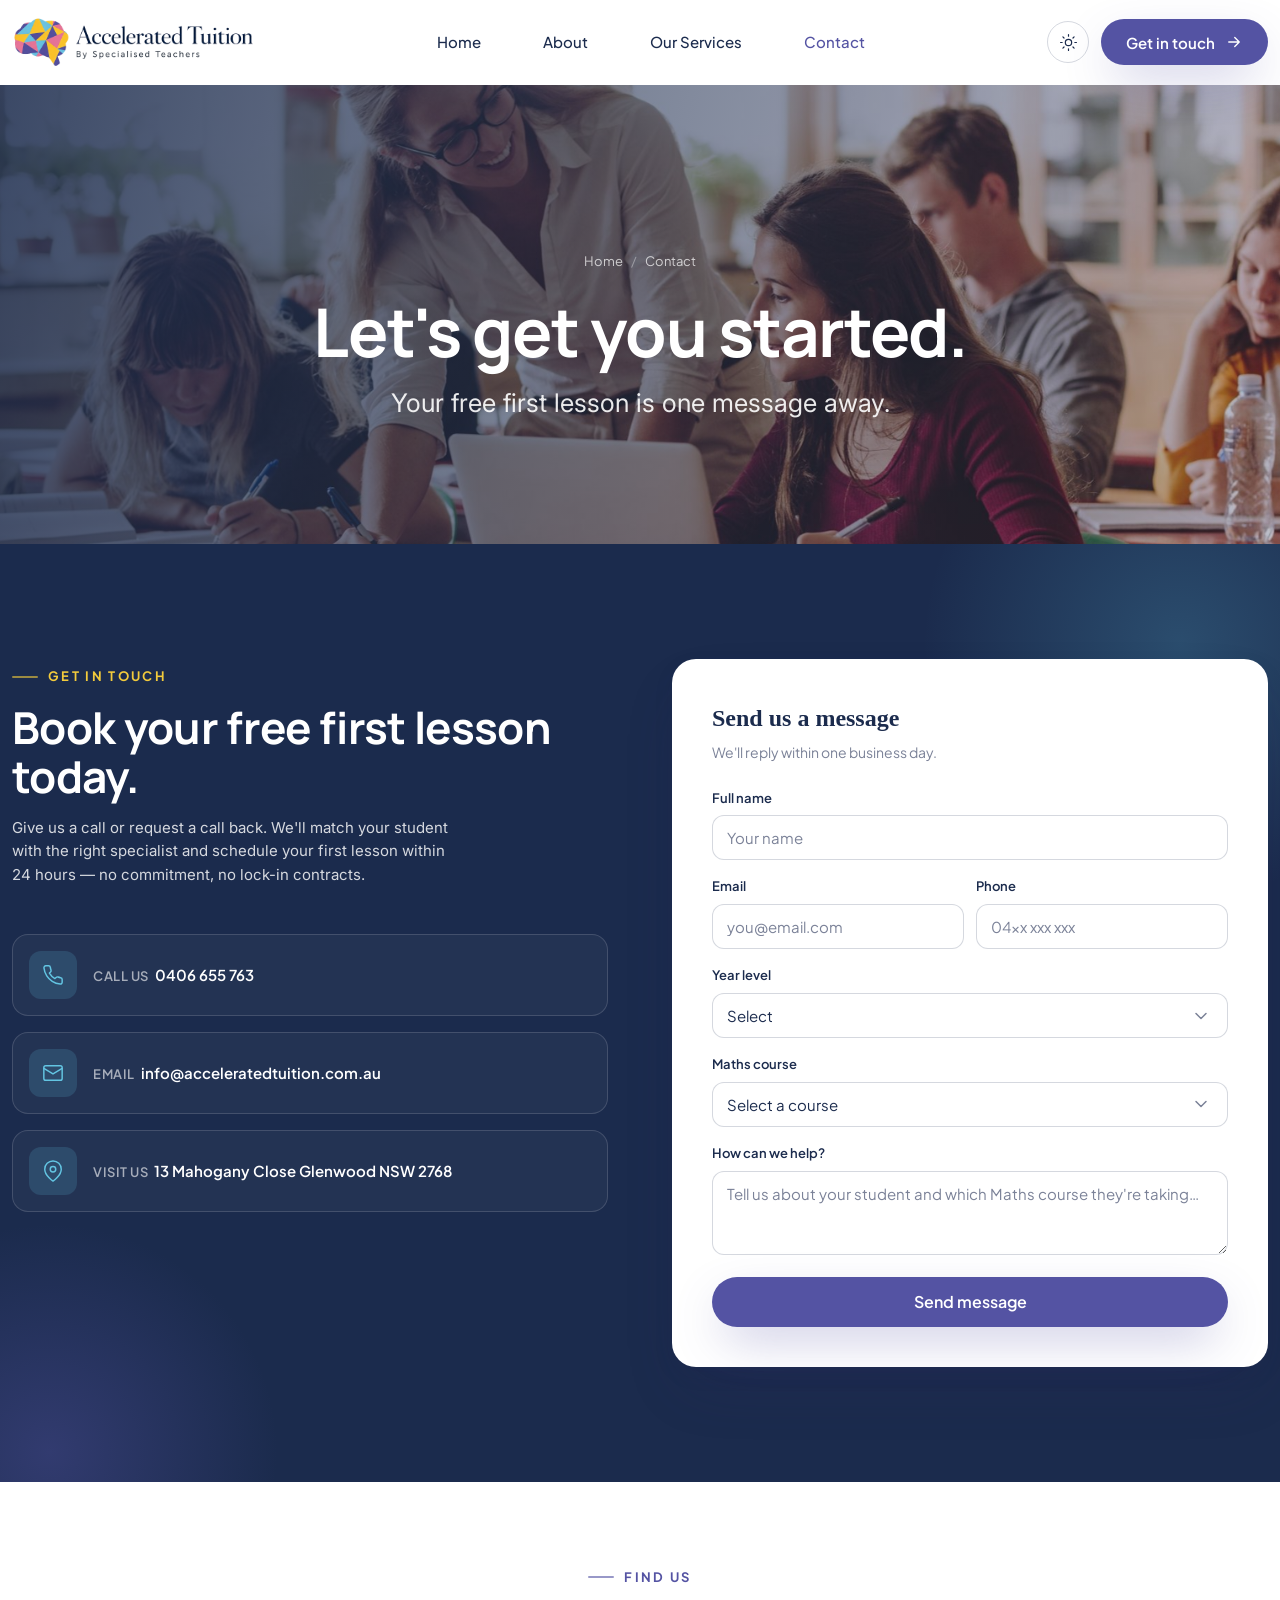
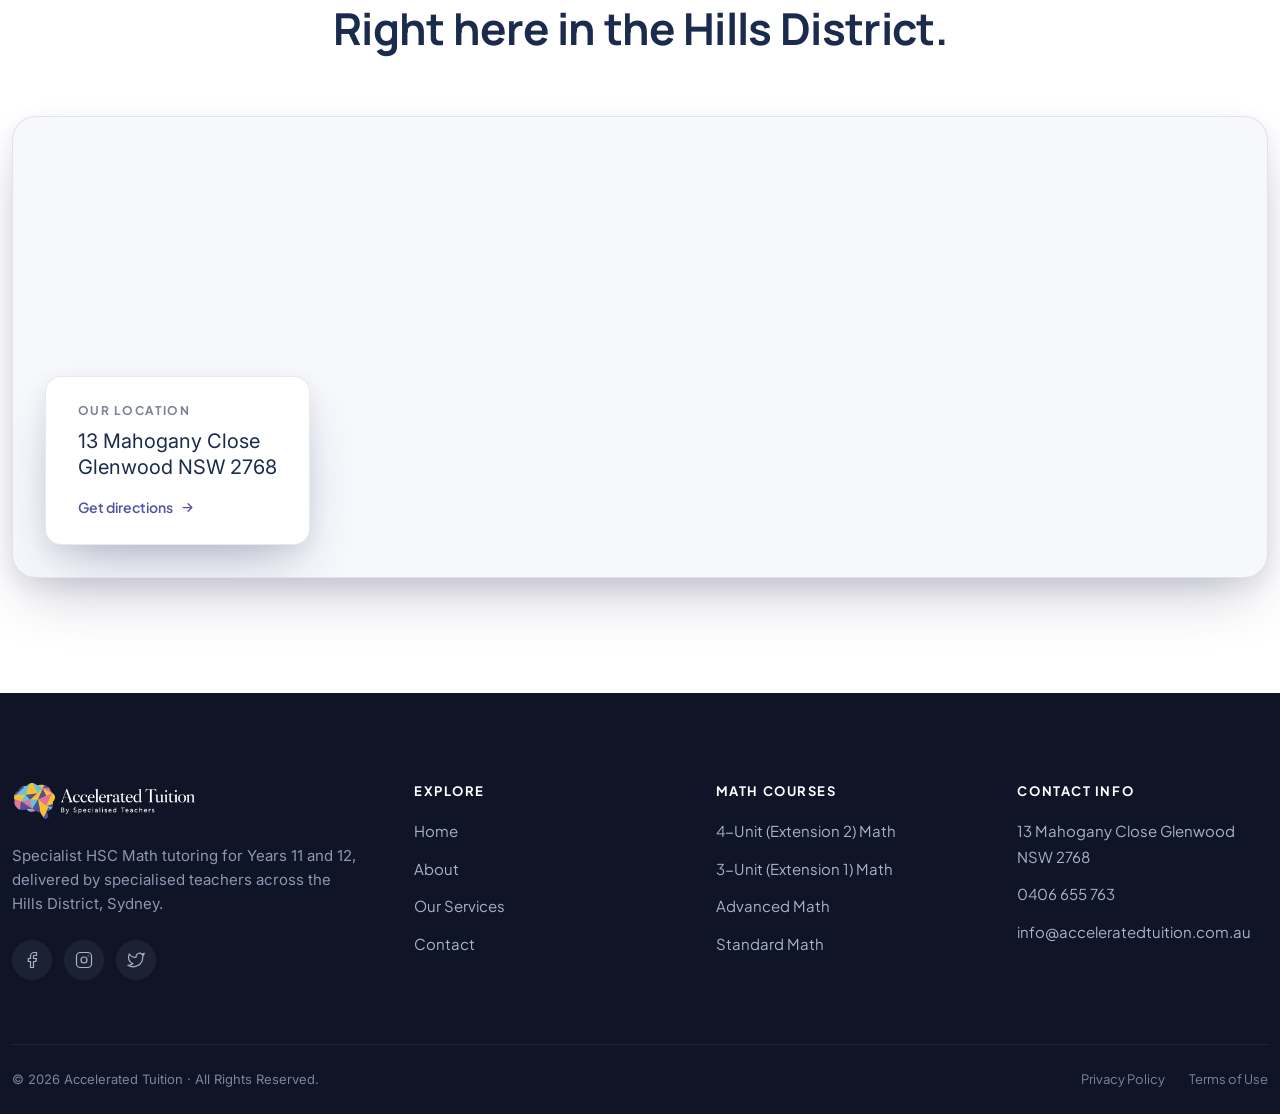
<file: contact.html>
<!DOCTYPE html>
<html lang="en">
<head>
<meta charset="UTF-8" />
<meta name="viewport" content="width=device-width, initial-scale=1.0" />
<title>Contact — Accelerated Tuition</title>
<meta name="description" content="Get in touch with Accelerated Tuition. Book your free first lesson — call 0406 655 763 or visit us at 13 Mahogany Close, Glenwood NSW 2768." />
<link rel="icon" type="image/png" href="assets/logo-mark.png" />
<link rel="stylesheet" href="styles.css" />
</head>
<body>
<template id="__bundler_thumbnail" data-bg-color="#5453a3">
  <svg viewBox="0 0 1200 800" xmlns="http://www.w3.org/2000/svg">
    <rect width="1200" height="800" fill="#5453a3"/>
    <circle cx="600" cy="330" r="150" fill="none" stroke="#f3cb3c" stroke-width="22"/>
    <path d="M600 230 C540 230 520 290 545 320 C515 345 535 410 590 405 L600 405 Z" fill="#63c5e2"/>
    <path d="M600 230 C660 230 680 290 655 320 C685 345 665 410 610 405 L600 405 Z" fill="#ec6c9c"/>
    <text x="600" y="560" font-family="Manrope, sans-serif" font-size="86" font-weight="700" fill="#ffffff" text-anchor="middle" letter-spacing="-2">Contact</text>
    <text x="600" y="650" font-family="Inter, sans-serif" font-size="48" font-weight="400" fill="rgba(255,255,255,0.82)" text-anchor="middle">Accelerated Tuition</text>
  </svg>
</template>

<!-- ============================ NAV ============================ -->
<header class="nav" id="nav">
  <div class="container nav-inner">
    <a class="nav-logo" href="index.html" aria-label="Accelerated Tuition home">
      <img class="logo-light" src="assets/logo.png" alt="Accelerated Tuition — By Specialised Teachers" />
      <img class="logo-dark" src="assets/logo-header-white.png" alt="Accelerated Tuition — By Specialised Teachers" />
    </a>
    <nav class="nav-links" aria-label="Primary">
      <a class="nav-link" href="index.html">Home</a>
      <a class="nav-link" href="about.html">About</a>
      <a class="nav-link" href="services.html">Our Services</a>
      <a class="nav-link active" href="contact.html">Contact</a>
    </nav>
    <div class="nav-actions">
      <button class="icon-btn theme-toggle" type="button" aria-label="Toggle dark mode">
        <svg class="sun" viewBox="0 0 24 24" fill="none" stroke="currentColor" stroke-width="1.5" stroke-linecap="round" stroke-linejoin="round"><circle cx="12" cy="12" r="4"/><path d="M12 2v2M12 20v2M4.93 4.93l1.41 1.41M17.66 17.66l1.41 1.41M2 12h2M20 12h2M6.34 17.66l-1.41 1.41M19.07 4.93l-1.41 1.41"/></svg>
        <svg class="moon" viewBox="0 0 24 24" fill="none" stroke="currentColor" stroke-width="1.5" stroke-linecap="round" stroke-linejoin="round"><path d="M21 12.79A9 9 0 1 1 11.21 3 7 7 0 0 0 21 12.79z"/></svg>
      </button>
      <a class="btn btn-primary nav-cta-desktop" href="#contact-form">
        Get in touch
        <svg viewBox="0 0 24 24" fill="none" stroke="currentColor" stroke-width="1.8" stroke-linecap="round" stroke-linejoin="round"><path d="M5 12h14M13 6l6 6-6 6"/></svg>
      </a>
      <button class="icon-btn nav-toggle" id="navToggle" type="button" aria-label="Open menu" aria-expanded="false" aria-controls="mobileMenu">
        <svg viewBox="0 0 24 24" fill="none" stroke="currentColor" stroke-width="1.6" stroke-linecap="round"><path d="M3 6h18M3 12h18M3 18h18"/></svg>
      </button>
    </div>
  </div>
</header>
<nav class="mobile-menu" id="mobileMenu" aria-label="Mobile">
  <a href="index.html">Home</a>
  <a href="about.html">About</a>
  <a href="services.html">Our Services</a>
  <a href="contact.html">Contact</a>
  <a class="btn btn-primary btn-block" href="#contact-form">Get in touch</a>
</nav>

<main>
<!-- ============================ PAGE HERO ============================ -->
<section class="page-hero">
  <div class="page-hero-bg">
    <img src="assets/contact-hero.jpg" alt="A smiling teacher helping a student at a laptop in a bright classroom" />
  </div>
  <div class="container page-hero-inner">
    <nav class="crumbs" aria-label="Breadcrumb">
      <a href="index.html">Home</a>
      <span class="sep">/</span>
      <span>Contact</span>
    </nav>
    <h1>Let's get you started.</h1>
    <p class="sub" style="font-family: Inter">Your free first lesson is one message away.</p>
  </div>
</section>

<!-- ============================ CONTACT ============================ -->
<section class="section contact" id="contact-form">
  <div class="container contact-grid">
    <div class="contact-info reveal">
      <span class="eyebrow">Get in touch</span>
      <h2 class="h2">Book your free first lesson today.</h2>
      <p class="contact-lede" style="font-size:0.9375rem">Give us a call or request a call back. We'll match your student with the right specialist and schedule your first lesson within 24 hours — no commitment, no lock-in contracts.</p>
      <div class="contact-methods">
        <a class="cm" href="tel:+61406655763">
          <span class="cm-ic"><svg viewBox="0 0 24 24" fill="none" stroke="currentColor" stroke-width="1.6" stroke-linecap="round" stroke-linejoin="round"><path d="M22 16.92v3a2 2 0 0 1-2.18 2 19.79 19.79 0 0 1-8.63-3.07 19.5 19.5 0 0 1-6-6 19.79 19.79 0 0 1-3.07-8.67A2 2 0 0 1 4.11 2h3a2 2 0 0 1 2 1.72c.13.96.36 1.9.7 2.81a2 2 0 0 1-.45 2.11L8.09 9.91a16 16 0 0 0 6 6l1.27-1.27a2 2 0 0 1 2.11-.45c.91.34 1.85.57 2.81.7A2 2 0 0 1 22 16.92z"/></svg></span>
          <span><span class="k">Call us</span><span class="v">  0406 655 763</span></span>
        </a>
        <a class="cm" href="mailto:info@acceleratedtuition.com.au">
          <span class="cm-ic"><svg viewBox="0 0 24 24" fill="none" stroke="currentColor" stroke-width="1.6" stroke-linecap="round" stroke-linejoin="round"><rect x="2" y="4" width="20" height="16" rx="2"/><path d="m22 7-10 6L2 7"/></svg></span>
          <span><span class="k">Email</span><span class="v">  info@acceleratedtuition.com.au</span></span>
        </a>
        <a class="cm" href="https://maps.google.com/?q=13+Mahogany+Close+Glenwood+NSW+2768" target="_blank" rel="noopener">
          <span class="cm-ic"><svg viewBox="0 0 24 24" fill="none" stroke="currentColor" stroke-width="1.6" stroke-linecap="round" stroke-linejoin="round"><path d="M21 10c0 7-9 13-9 13s-9-6-9-13a9 9 0 0 1 18 0z"/><circle cx="12" cy="10" r="3"/></svg></span>
          <span><span class="k">Visit us</span><span class="v">  13 Mahogany Close Glenwood NSW 2768</span></span>
        </a>
      </div>
    </div>

    <div class="contact-card reveal d2">
      <form data-validate novalidate>
        <div class="form-body">
          <div class="fc-title" style="font-family: Axiforma">Send us a message</div>
          <div class="fc-sub">We'll reply within one business day.</div>
          <div class="field">
            <label for="c-name">Full name</label>
            <input id="c-name" name="name" type="text" placeholder="Your name" required />
            <span class="err">Please enter your name.</span>
          </div>
          <div class="field-row">
            <div class="field">
              <label for="c-email">Email</label>
              <input id="c-email" name="email" type="email" placeholder="you@email.com" required />
              <span class="err">Enter a valid email.</span>
            </div>
            <div class="field">
              <label for="c-phone">Phone</label>
              <input id="c-phone" name="phone" type="tel" placeholder="04xx xxx xxx" required />
              <span class="err">Enter a valid phone.</span>
            </div>
          </div>
          <div class="field">
            <label for="c-year">Year level</label>
            <select id="c-year" name="year" required>
              <option value="" disabled selected>Select</option>
              <option>Year 11</option>
              <option>Year 12</option>
            </select>
            <span class="err">Select a year level.</span>
          </div>
          <div class="field">
            <label for="c-subject">Maths course</label>
            <select id="c-subject" name="subject" required>
              <option value="" disabled selected>Select a course</option>
              <option>4-Unit (Extension 2) Math</option>
              <option>3-Unit (Extension 1) Math</option>
              <option>Advanced Math</option>
              <option>Standard Math</option>
            </select>
            <span class="err">Select a course.</span>
          </div>
          <div class="field">
            <label for="c-msg">How can we help?</label>
            <textarea id="c-msg" name="message" placeholder="Tell us about your student and which Maths course they're taking…"></textarea>
          </div>
          <button class="btn btn-primary btn-block btn-lg" type="submit">Send message</button>
        </div>
        <div class="form-success">
          <div class="check">
            <svg viewBox="0 0 24 24" fill="none" stroke="currentColor" stroke-width="2" stroke-linecap="round" stroke-linejoin="round"><path d="M20 6L9 17l-5-5"/></svg>
          </div>
          <div class="fc-title">Thanks for submitting!</div>
          <p class="muted">We've received your message and will be in touch within one business day to arrange your free first lesson.</p>
        </div>
      </form>
    </div>
  </div>
</section>

<!-- ============================ MAP ============================ -->
<section class="section map-section">
  <div class="container">
    <div class="sec-head center reveal">
      <span class="eyebrow center">Find us</span>
      <h2 class="h2">Right here in the Hills District.</h2>
    </div>
    <div class="map-wrap reveal">
      <iframe
        title="Map showing Accelerated Tuition at 13 Mahogany Close, Glenwood NSW 2768"
        src="https://www.google.com/maps?q=13%20Mahogany%20Close%20Glenwood%20NSW%202768&output=embed"
        loading="lazy"
        referrerpolicy="no-referrer-when-downgrade"
        allowfullscreen></iframe>
      <div class="map-card">
        <div class="k">Our location</div>
        <div class="addr" style="font-family: Inter">13 Mahogany Close<br />Glenwood NSW 2768</div>
        <a class="dirlink" href="https://maps.google.com/?q=13+Mahogany+Close+Glenwood+NSW+2768" target="_blank" rel="noopener">
          Get directions
          <svg viewBox="0 0 24 24" fill="none" stroke="currentColor" stroke-width="2" stroke-linecap="round" stroke-linejoin="round"><path d="M5 12h14M13 6l6 6-6 6"/></svg>
        </a>
      </div>
    </div>
  </div>
</section>
</main>

<!-- ============================ FOOTER ============================ -->
<footer class="footer">
  <div class="container">
    <div class="footer-top">
      <div class="footer-brand">
        <span class="logo-chip"><img src="assets/logo-white.png" alt="Accelerated Tuition — By Specialised Teachers" /></span>
        <p>Specialist HSC Math tutoring for Years 11 and 12, delivered by specialised teachers across the Hills District, Sydney.</p>
        <div class="footer-social">
          <a href="#" aria-label="Facebook"><svg viewBox="0 0 24 24" fill="none" stroke="currentColor" stroke-width="1.6" stroke-linecap="round" stroke-linejoin="round"><path d="M18 2h-3a5 5 0 0 0-5 5v3H7v4h3v8h4v-8h3l1-4h-4V7a1 1 0 0 1 1-1h3z"/></svg></a>
          <a href="#" aria-label="Instagram"><svg viewBox="0 0 24 24" fill="none" stroke="currentColor" stroke-width="1.6" stroke-linecap="round" stroke-linejoin="round"><rect x="2" y="2" width="20" height="20" rx="5"/><circle cx="12" cy="12" r="4"/><line x1="17.5" y1="6.5" x2="17.5" y2="6.5"/></svg></a>
          <a href="#" aria-label="Twitter"><svg viewBox="0 0 24 24" fill="none" stroke="currentColor" stroke-width="1.6" stroke-linecap="round" stroke-linejoin="round"><path d="M23 3a10.9 10.9 0 0 1-3.14 1.53 4.48 4.48 0 0 0-7.86 3v1A10.66 10.66 0 0 1 3 4s-4 9 5 13a11.64 11.64 0 0 1-7 2c9 5 20 0 20-11.5a4.5 4.5 0 0 0-.08-.83A7.72 7.72 0 0 0 23 3z"/></svg></a>
        </div>
      </div>
      <div class="footer-col">
        <h4>Explore</h4>
        <ul>
          <li><a href="index.html">Home</a></li>
          <li><a href="about.html">About</a></li>
          <li><a href="services.html">Our Services</a></li>
          <li><a href="contact.html">Contact</a></li>
        </ul>
      </div>
      <div class="footer-col">
        <h4>MATH COURSES</h4>
        <ul>
          <li><a href="services.html#extension-2">4-Unit (Extension 2) Math</a></li>
          <li><a href="services.html#extension-1">3-Unit (Extension 1) Math</a></li>
          <li><a href="services.html#advanced">Advanced Math</a></li>
          <li><a href="services.html#standard">Standard Math</a></li>
        </ul>
      </div>
      <div class="footer-col">
        <h4>CONTACT INFO</h4>
        <ul>
          <li><a href="https://maps.google.com/?q=13+Mahogany+Close+Glenwood+NSW+2768" target="_blank" rel="noopener">13 Mahogany Close Glenwood NSW 2768</a></li>
          <li><a href="tel:+61406655763">0406 655 763</a></li>
          <li><a href="mailto:info@acceleratedtuition.com.au">info@acceleratedtuition.com.au</a></li>
        </ul>
      </div>
    </div>
    <div class="footer-bottom">
      <p>© 2026 Accelerated Tuition · All Rights Reserved.</p>
      <div class="legal">
        <a href="#">Privacy Policy</a>
        <a href="#">Terms of Use</a>
      </div>
    </div>
  </div>
</footer>

<script src="app.js"></script>
</body>
</html>
</file>
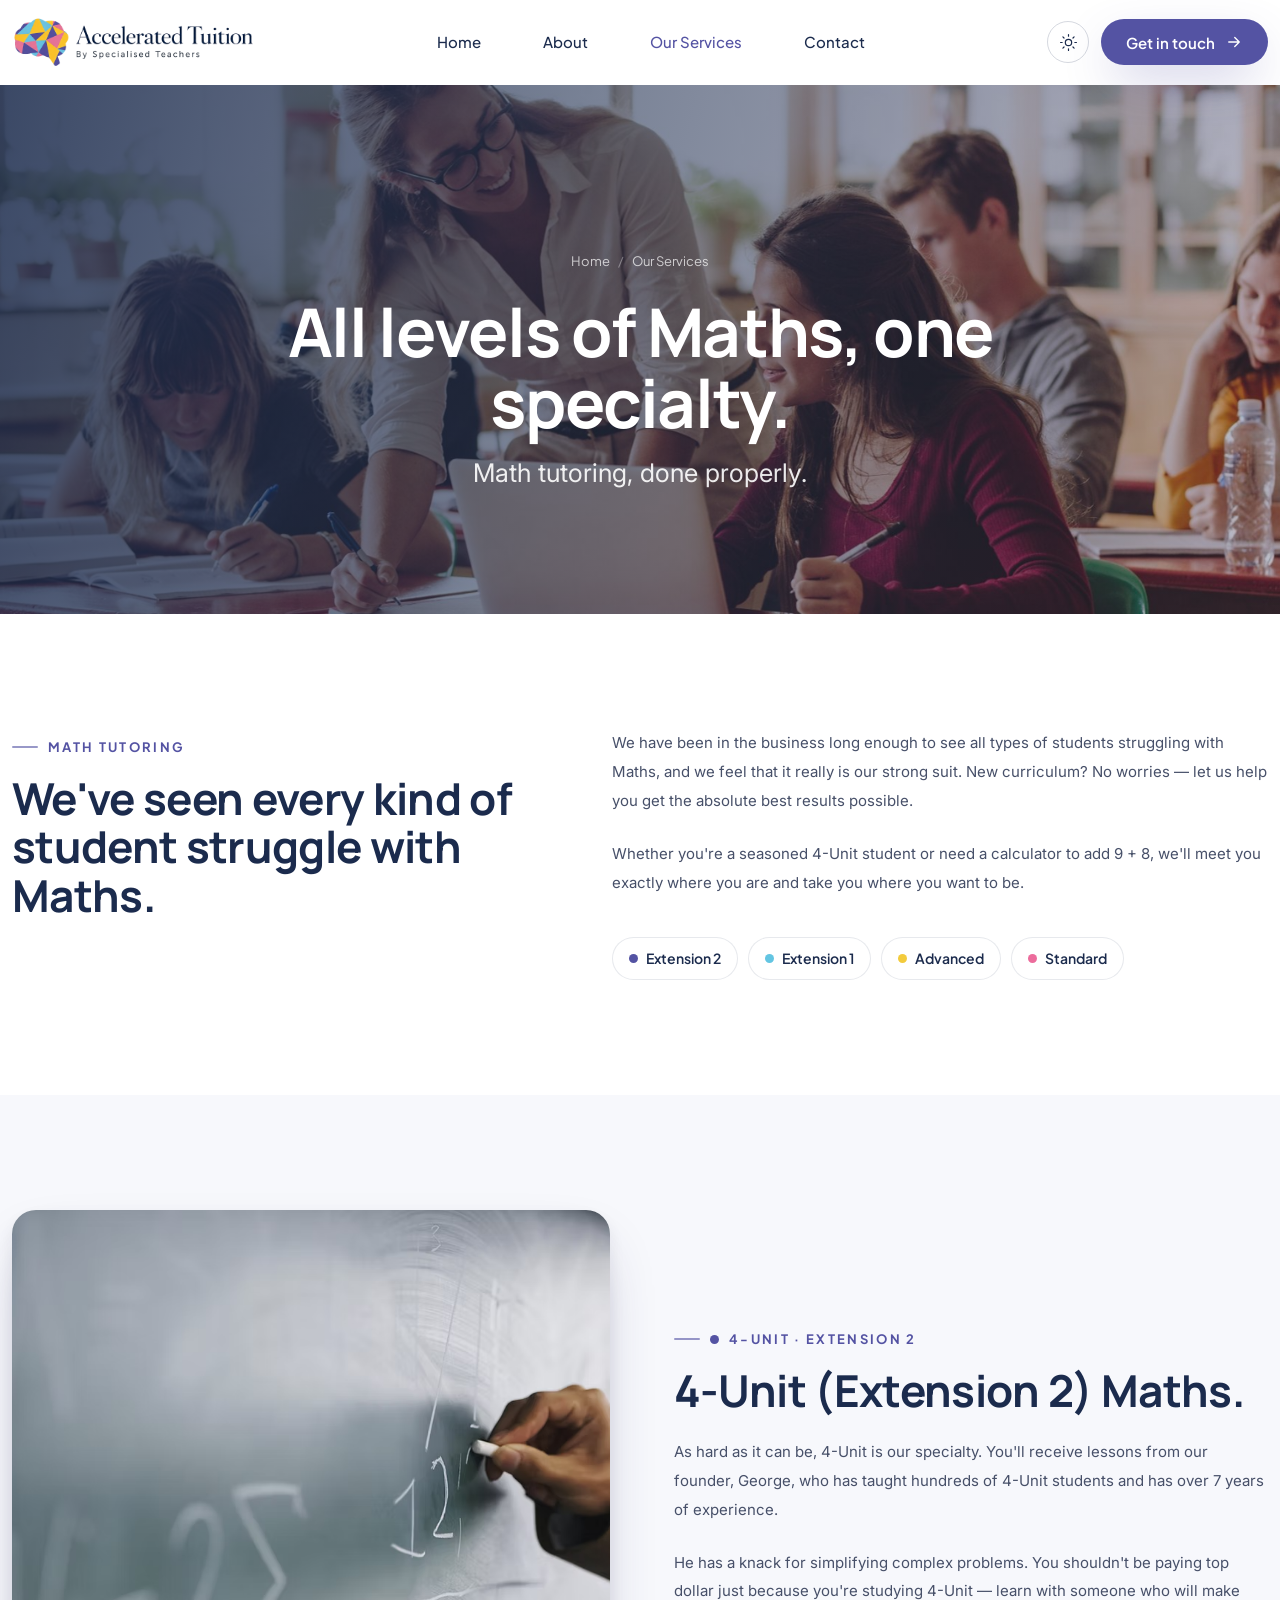
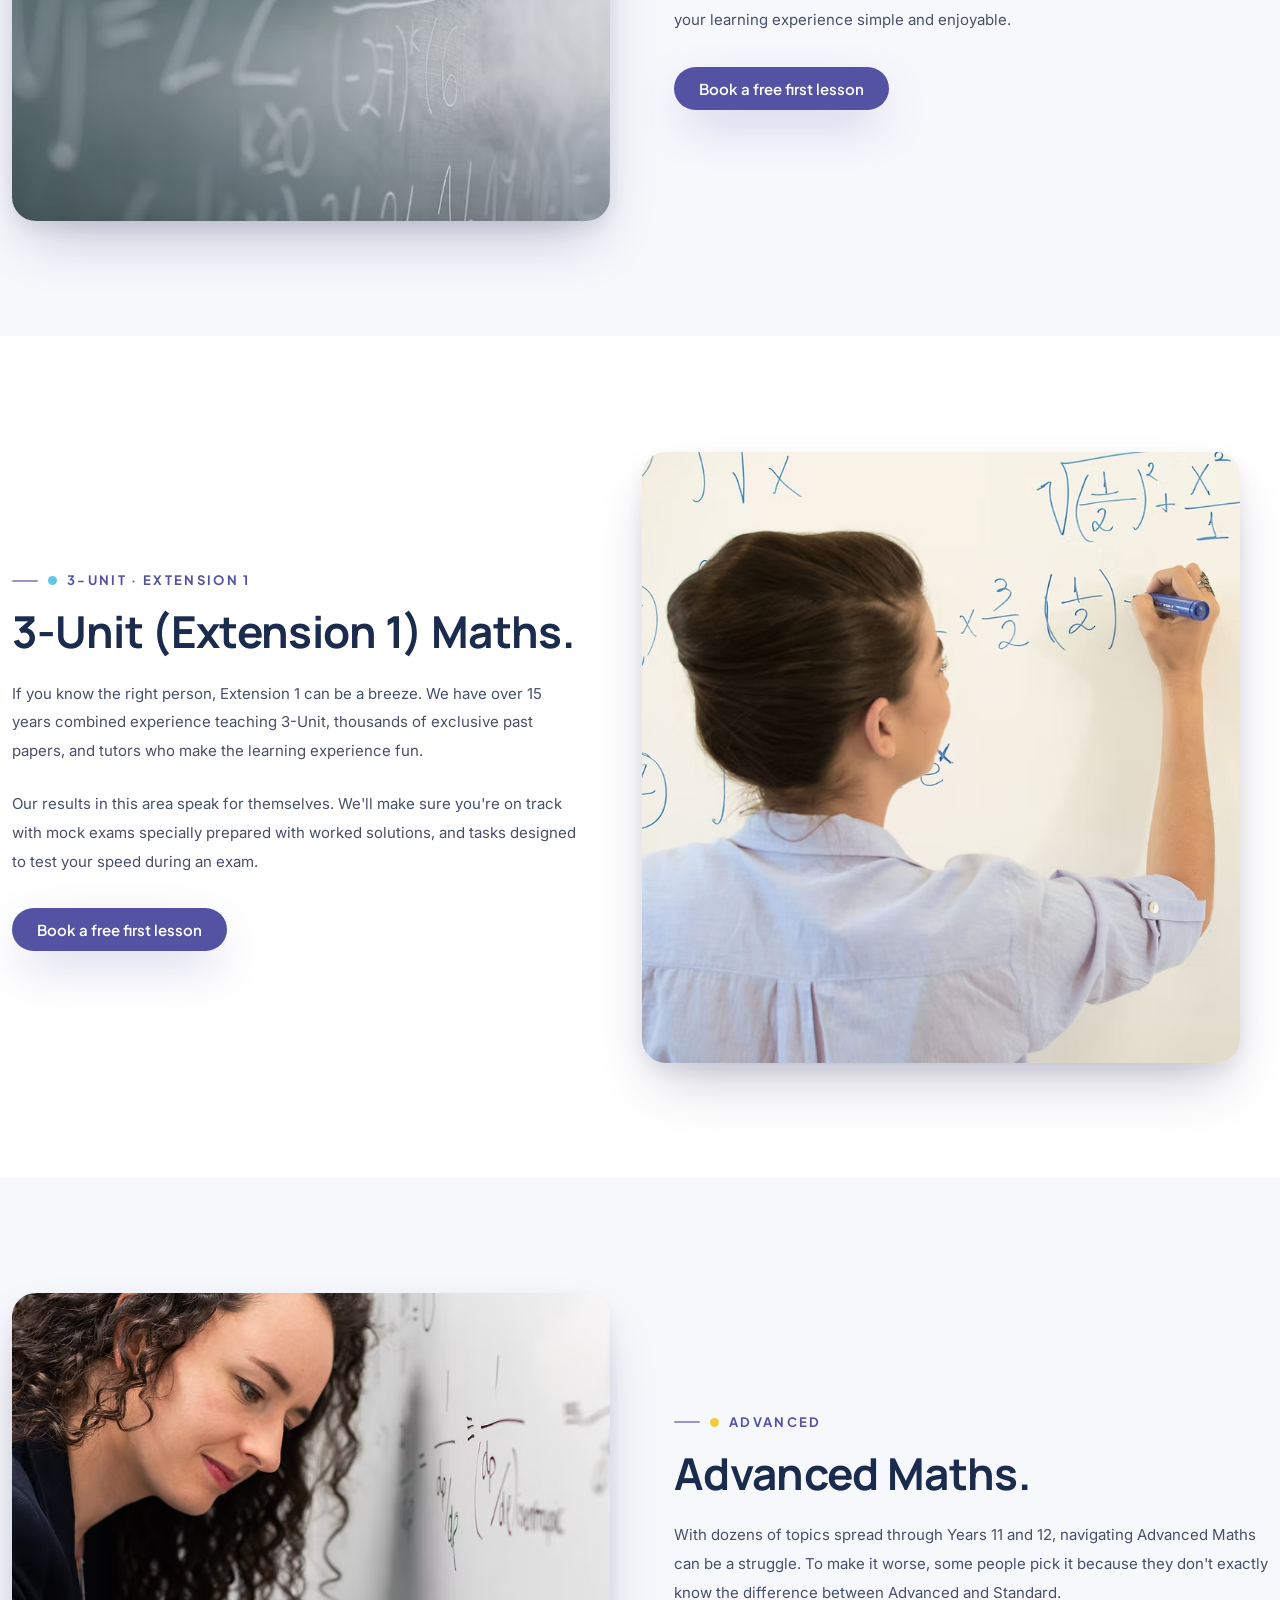
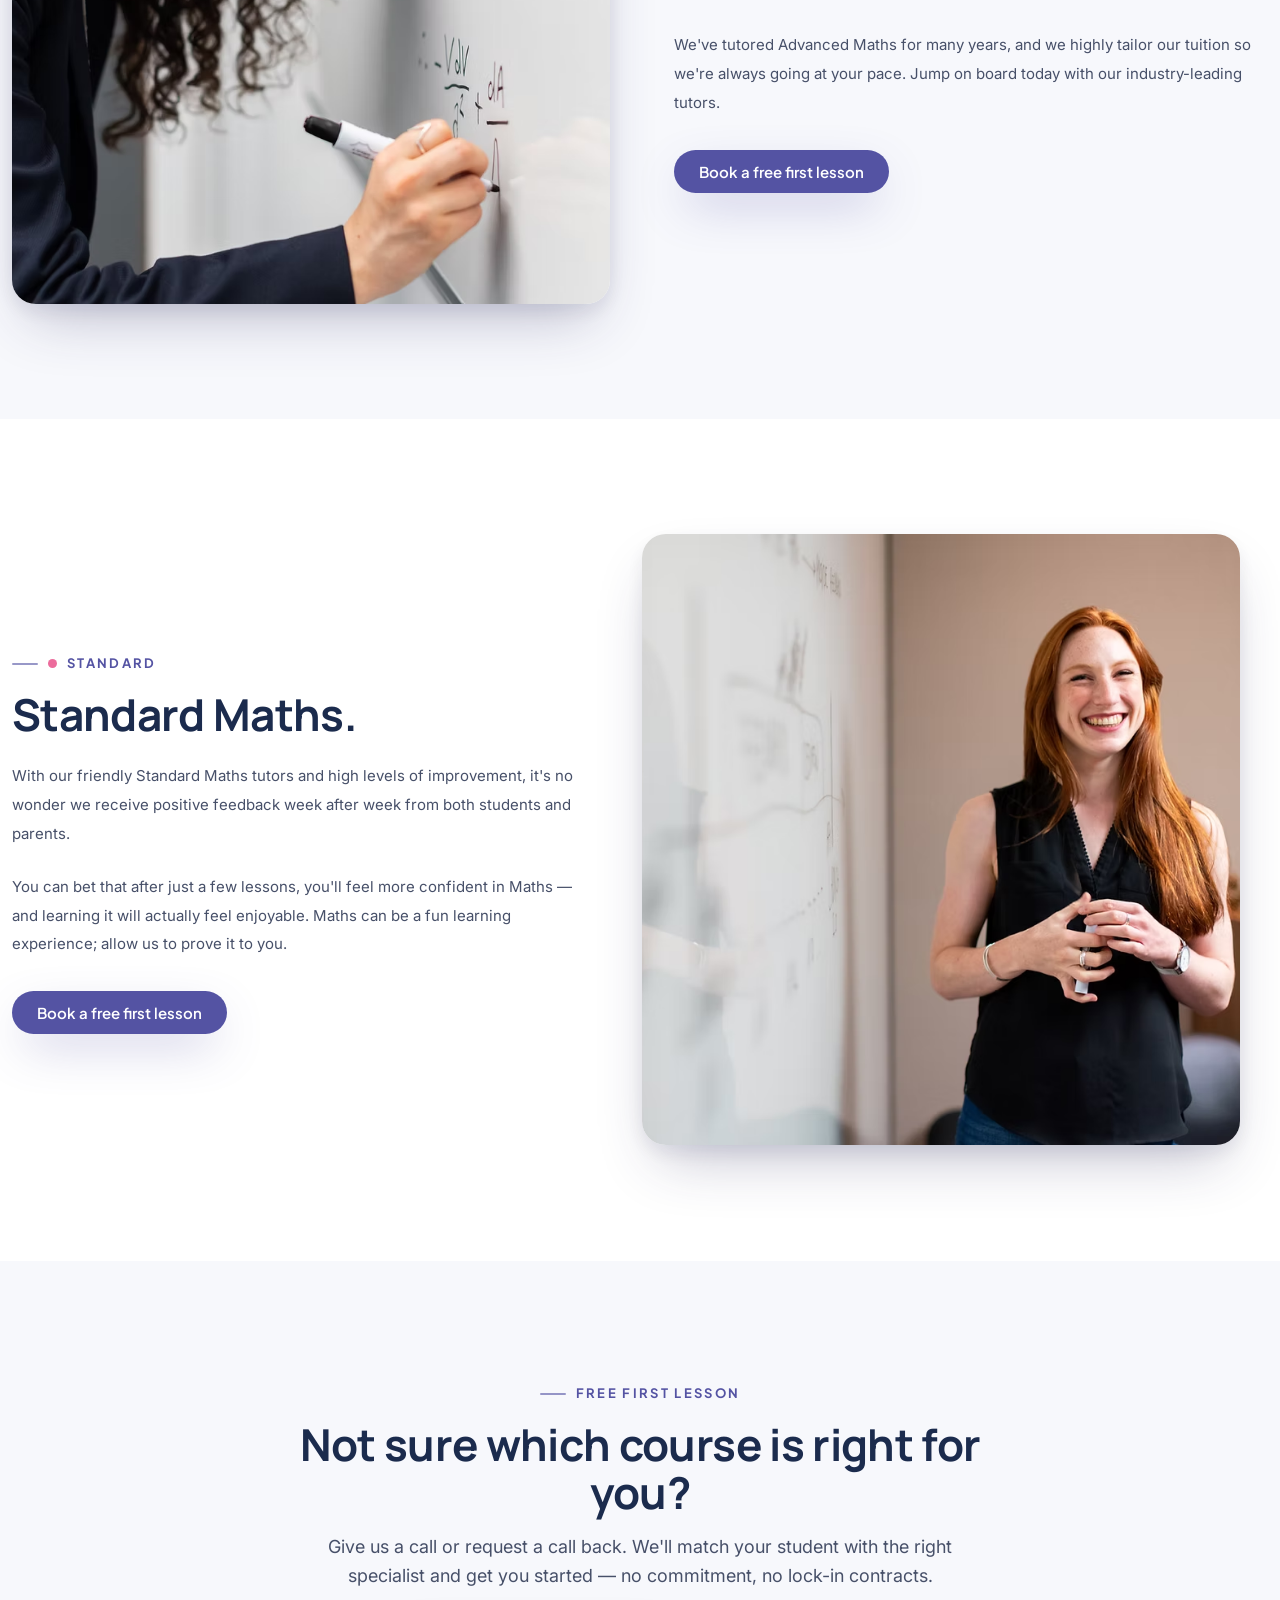
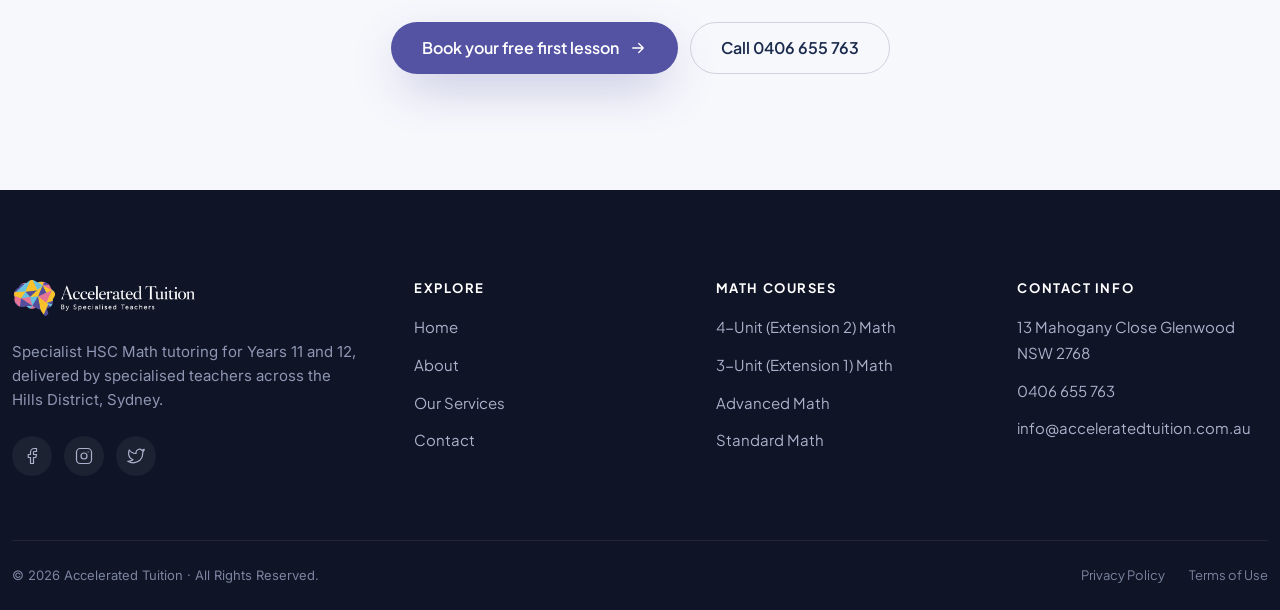
<file: services.html>
<!DOCTYPE html>
<html lang="en">
<head>
<meta charset="UTF-8" />
<meta name="viewport" content="width=device-width, initial-scale=1.0" />
<title>Our Services — Accelerated Tuition</title>
<meta name="description" content="All levels of HSC Maths — 4-Unit (Extension 2), 3-Unit (Extension 1), Advanced and Standard. Taught by specialised teachers for Years 11 & 12." />
<link rel="icon" type="image/png" href="assets/logo-mark.png" />
<link rel="stylesheet" href="styles.css" />
</head>
<body>
<template id="__bundler_thumbnail" data-bg-color="#5453a3">
  <svg viewBox="0 0 1200 800" xmlns="http://www.w3.org/2000/svg">
    <rect width="1200" height="800" fill="#5453a3"/>
    <circle cx="600" cy="330" r="150" fill="none" stroke="#f3cb3c" stroke-width="22"/>
    <path d="M600 230 C540 230 520 290 545 320 C515 345 535 410 590 405 L600 405 Z" fill="#63c5e2"/>
    <path d="M600 230 C660 230 680 290 655 320 C685 345 665 410 610 405 L600 405 Z" fill="#ec6c9c"/>
    <text x="600" y="560" font-family="Manrope, sans-serif" font-size="80" font-weight="700" fill="#ffffff" text-anchor="middle" letter-spacing="-2">Our Services</text>
    <text x="600" y="650" font-family="Inter, sans-serif" font-size="48" font-weight="400" fill="rgba(255,255,255,0.82)" text-anchor="middle">Accelerated Tuition</text>
  </svg>
</template>

<!-- ============================ NAV ============================ -->
<header class="nav" id="nav">
  <div class="container nav-inner">
    <a class="nav-logo" href="index.html" aria-label="Accelerated Tuition home">
      <img class="logo-light" src="assets/logo.png" alt="Accelerated Tuition — By Specialised Teachers" />
      <img class="logo-dark" src="assets/logo-header-white.png" alt="Accelerated Tuition — By Specialised Teachers" />
    </a>
    <nav class="nav-links" aria-label="Primary">
      <a class="nav-link" href="index.html">Home</a>
      <a class="nav-link" href="about.html">About</a>
      <a class="nav-link active" href="services.html">Our Services</a>
      <a class="nav-link" href="contact.html">Contact</a>
    </nav>
    <div class="nav-actions">
      <button class="icon-btn theme-toggle" type="button" aria-label="Toggle dark mode">
        <svg class="sun" viewBox="0 0 24 24" fill="none" stroke="currentColor" stroke-width="1.5" stroke-linecap="round" stroke-linejoin="round"><circle cx="12" cy="12" r="4"/><path d="M12 2v2M12 20v2M4.93 4.93l1.41 1.41M17.66 17.66l1.41 1.41M2 12h2M20 12h2M6.34 17.66l-1.41 1.41M19.07 4.93l-1.41 1.41"/></svg>
        <svg class="moon" viewBox="0 0 24 24" fill="none" stroke="currentColor" stroke-width="1.5" stroke-linecap="round" stroke-linejoin="round"><path d="M21 12.79A9 9 0 1 1 11.21 3 7 7 0 0 0 21 12.79z"/></svg>
      </button>
      <a class="btn btn-primary nav-cta-desktop" href="contact.html">
        Get in touch
        <svg viewBox="0 0 24 24" fill="none" stroke="currentColor" stroke-width="1.8" stroke-linecap="round" stroke-linejoin="round"><path d="M5 12h14M13 6l6 6-6 6"/></svg>
      </a>
      <button class="icon-btn nav-toggle" id="navToggle" type="button" aria-label="Open menu" aria-expanded="false" aria-controls="mobileMenu">
        <svg viewBox="0 0 24 24" fill="none" stroke="currentColor" stroke-width="1.6" stroke-linecap="round"><path d="M3 6h18M3 12h18M3 18h18"/></svg>
      </button>
    </div>
  </div>
</header>
<nav class="mobile-menu" id="mobileMenu" aria-label="Mobile">
  <a href="index.html">Home</a>
  <a href="about.html">About</a>
  <a href="services.html">Our Services</a>
  <a href="contact.html">Contact</a>
  <a class="btn btn-primary btn-block" href="contact.html">Get in touch</a>
</nav>

<main>
<!-- ============================ PAGE HERO ============================ -->
<section class="page-hero">
  <div class="page-hero-bg">
    <video src="assets/services-hero.mp4" autoplay loop muted playsinline poster="assets/services-hero.jpg" aria-label="A bright classroom where a teacher helps a student"></video>
  </div>
  <div class="container page-hero-inner">
    <nav class="crumbs" aria-label="Breadcrumb">
      <a href="index.html">Home</a>
      <span class="sep">/</span>
      <span>Our Services</span>
    </nav>
    <h1>All levels of Maths, one specialty.</h1>
    <p class="sub" style="font-family: Inter">Math tutoring, done properly.</p>
  </div>
</section>

<!-- ============================ INTRO ============================ -->
<section class="section about">
  <div class="container about-intro-grid">
    <div class="lead-h reveal">
      <span class="eyebrow">Math tutoring</span>
      <h2 class="h2">We've seen every kind of student struggle with Maths.</h2>
    </div>
    <div class="about-prose reveal d2">
      <p style="font-size: 0.9375rem; line-height: 1.92">We have been in the business long enough to see all types of students struggling with Maths, and we feel that it really is our strong suit. New curriculum? No worries — let us help you get the absolute best results possible.</p>
      <p style="font-size: 0.9375rem; line-height: 1.92">Whether you're a seasoned 4-Unit student or need a calculator to add 9 + 8, we'll meet you exactly where you are and take you where you want to be.</p>
      <div class="subj-pills">
        <a class="subj-pill" href="#extension-2"><span class="dot" style="background:var(--brand-indigo)"></span> Extension 2</a>
        <a class="subj-pill" href="#extension-1"><span class="dot" style="background:var(--brand-cyan)"></span> Extension 1</a>
        <a class="subj-pill" href="#advanced"><span class="dot" style="background:var(--brand-yellow)"></span> Advanced</a>
        <a class="subj-pill" href="#standard"><span class="dot" style="background:var(--brand-pink)"></span> Standard</a>
      </div>
    </div>
  </div>
</section>

<!-- ============================ 4-UNIT ============================ -->
<section class="section services" id="extension-2">
  <div class="container about-grid">
    <div class="about-media reveal" style="height: 611px;">
      <img class="about-img" src="assets/extension-4.jpg" alt="A teacher writing a complex formula on a blackboard" />
    </div>
    <div class="about-copy reveal d2">
      <span class="eyebrow"><span class="dot-inline" style="background:var(--brand-indigo)"></span> 4-Unit · Extension 2</span>
      <h2 class="h2">4-Unit (Extension 2) Maths.</h2>
      <div class="about-prose" style="margin-top:var(--s-5)">
        <p style="font-size: 0.9375rem; line-height: 1.92">As hard as it can be, 4-Unit is our specialty. You'll receive lessons from our founder, George, who has taught hundreds of 4-Unit students and has over 7 years of experience.</p>
        <p style="font-size: 0.9375rem; line-height: 1.92">He has a knack for simplifying complex problems. You shouldn't be paying top dollar just because you're studying 4-Unit — learn with someone who will make your learning experience simple and enjoyable.</p>
      </div>
      <a class="btn btn-primary" href="index.html#contact" style="margin-top:var(--s-6)">Book a free first lesson</a>
    </div>
  </div>
</section>

<!-- ============================ 3-UNIT ============================ -->
<section class="section about" id="extension-1">
  <div class="container about-grid">
    <div class="about-copy reveal">
      <span class="eyebrow"><span class="dot-inline" style="background:var(--brand-cyan)"></span> 3-Unit · Extension 1</span>
      <h2 class="h2">3-Unit (Extension 1) Maths.</h2>
      <div class="about-prose" style="margin-top:var(--s-5)">
        <p style="font-size: 0.9375rem; line-height: 1.92">If you know the right person, Extension 1 can be a breeze. We have over 15 years combined experience teaching 3-Unit, thousands of exclusive past papers, and tutors who make the learning experience fun.</p>
        <p style="font-size: 0.9375rem; line-height: 1.92">Our results in this area speak for themselves. We'll make sure you're on track with mock exams specially prepared with worked solutions, and tasks designed to test your speed during an exam.</p>
      </div>
      <a class="btn btn-primary" href="index.html#contact" style="margin-top:var(--s-6)">Book a free first lesson</a>
    </div>
    <div class="about-media reveal d2" style="height: 611px;">
      <img class="about-img" src="assets/extension-3.jpg" alt="A bright maths class in session" />
    </div>
  </div>
</section>

<!-- ============================ ADVANCED ============================ -->
<section class="section services" id="advanced">
  <div class="container about-grid">
    <div class="about-media reveal" style="height: 611px;">
      <img class="about-img" src="assets/advanced-math.jpg" alt="A student working through advanced maths problems" />
    </div>
    <div class="about-copy reveal d2">
      <span class="eyebrow"><span class="dot-inline" style="background:var(--brand-yellow)"></span> Advanced</span>
      <h2 class="h2">Advanced Maths.</h2>
      <div class="about-prose" style="margin-top:var(--s-5)">
        <p style="font-size: 0.9375rem; line-height: 1.92">With dozens of topics spread through Years 11 and 12, navigating Advanced Maths can be a struggle. To make it worse, some people pick it because they don't exactly know the difference between Advanced and Standard.</p>
        <p style="font-size: 0.9375rem; line-height: 1.92">We've tutored Advanced Maths for many years, and we highly tailor our tuition so we're always going at your pace. Jump on board today with our industry-leading tutors.</p>
      </div>
      <a class="btn btn-primary" href="index.html#contact" style="margin-top:var(--s-6)">Book a free first lesson</a>
    </div>
  </div>
</section>

<!-- ============================ STANDARD ============================ -->
<section class="section about" id="standard">
  <div class="container about-grid">
    <div class="about-copy reveal">
      <span class="eyebrow"><span class="dot-inline" style="background:var(--brand-pink)"></span> Standard</span>
      <h2 class="h2">Standard Maths.</h2>
      <div class="about-prose" style="margin-top:var(--s-5)">
        <p style="font-size: 0.9375rem; line-height: 1.92">With our friendly Standard Maths tutors and high levels of improvement, it's no wonder we receive positive feedback week after week from both students and parents.</p>
        <p style="font-size: 0.9375rem; line-height: 1.92">You can bet that after just a few lessons, you'll feel more confident in Maths — and learning it will actually feel enjoyable. Maths can be a fun learning experience; allow us to prove it to you.</p>
      </div>
      <a class="btn btn-primary" href="index.html#contact" style="margin-top:var(--s-6)">Book a free first lesson</a>
    </div>
    <div class="about-media reveal d2" style="height: 611px;">
      <img class="about-img" src="assets/standard-math.jpg" alt="A friendly tutor helping a student with Standard Maths" />
    </div>
  </div>
</section>

<!-- ============================ CTA BAND ============================ -->
<section class="section cta-band">
  <div class="container inner reveal">
    <span class="eyebrow center">Free first lesson</span>
    <h2 class="h2">Not sure which course is right for you?</h2>
    <p>Give us a call or request a call back. We'll match your student with the right specialist and get you started — no commitment, no lock-in contracts.</p>
    <div class="actions">
      <a class="btn btn-primary btn-lg" href="index.html#contact">
        Book your free first lesson
        <svg viewBox="0 0 24 24" fill="none" stroke="currentColor" stroke-width="1.8" stroke-linecap="round" stroke-linejoin="round"><path d="M5 12h14M13 6l6 6-6 6"/></svg>
      </a>
      <a class="btn btn-secondary btn-lg" href="tel:+61406655763">Call 0406 655 763</a>
    </div>
  </div>
</section>
</main>

<!-- ============================ FOOTER ============================ -->
<footer class="footer">
  <div class="container">
    <div class="footer-top">
      <div class="footer-brand">
        <span class="logo-chip"><img src="assets/logo-white.png" alt="Accelerated Tuition — By Specialised Teachers" /></span>
        <p>Specialist HSC Math tutoring for Years 11 and 12, delivered by specialised teachers across the Hills District, Sydney.</p>
        <div class="footer-social">
          <a href="#" aria-label="Facebook"><svg viewBox="0 0 24 24" fill="none" stroke="currentColor" stroke-width="1.6" stroke-linecap="round" stroke-linejoin="round"><path d="M18 2h-3a5 5 0 0 0-5 5v3H7v4h3v8h4v-8h3l1-4h-4V7a1 1 0 0 1 1-1h3z"/></svg></a>
          <a href="#" aria-label="Instagram"><svg viewBox="0 0 24 24" fill="none" stroke="currentColor" stroke-width="1.6" stroke-linecap="round" stroke-linejoin="round"><rect x="2" y="2" width="20" height="20" rx="5"/><circle cx="12" cy="12" r="4"/><line x1="17.5" y1="6.5" x2="17.5" y2="6.5"/></svg></a>
          <a href="#" aria-label="Twitter"><svg viewBox="0 0 24 24" fill="none" stroke="currentColor" stroke-width="1.6" stroke-linecap="round" stroke-linejoin="round"><path d="M23 3a10.9 10.9 0 0 1-3.14 1.53 4.48 4.48 0 0 0-7.86 3v1A10.66 10.66 0 0 1 3 4s-4 9 5 13a11.64 11.64 0 0 1-7 2c9 5 20 0 20-11.5a4.5 4.5 0 0 0-.08-.83A7.72 7.72 0 0 0 23 3z"/></svg></a>
        </div>
      </div>
      <div class="footer-col">
        <h4>Explore</h4>
        <ul>
          <li><a href="index.html">Home</a></li>
          <li><a href="about.html">About</a></li>
          <li><a href="services.html">Our Services</a></li>
          <li><a href="contact.html">Contact</a></li>
        </ul>
      </div>
      <div class="footer-col">
        <h4>MATH COURSES</h4>
        <ul>
          <li><a href="services.html#extension-2">4-Unit (Extension 2) Math</a></li>
          <li><a href="services.html#extension-1">3-Unit (Extension 1) Math</a></li>
          <li><a href="services.html#advanced">Advanced Math</a></li>
          <li><a href="services.html#standard">Standard Math</a></li>
        </ul>
      </div>
      <div class="footer-col">
        <h4>CONTACT INFO</h4>
        <ul>
          <li><a href="https://maps.google.com/?q=13+Mahogany+Close+Glenwood+NSW+2768" target="_blank" rel="noopener">13 Mahogany Close Glenwood NSW 2768</a></li>
          <li><a href="tel:+61406655763">0406 655 763</a></li>
          <li><a href="mailto:info@acceleratedtuition.com.au">info@acceleratedtuition.com.au</a></li>
        </ul>
      </div>
    </div>
    <div class="footer-bottom">
      <p>© 2026 Accelerated Tuition · All Rights Reserved.</p>
      <div class="legal">
        <a href="#">Privacy Policy</a>
        <a href="#">Terms of Use</a>
      </div>
    </div>
  </div>
</footer>

<script src="app.js"></script>
</body>
</html>
</file>
<file: styles.css>
/* ============================================================
   ACCELERATED TUITION — Marketing site
   Tokens grounded in the Outsourced Global structural system
   (spacing / type-scale / radii / motion), recolored to the
   Accelerated Tuition brand palette sampled from the logo.
   ============================================================ */

@import url("https://fonts.googleapis.com/css2?family=Inter:wght@400;500;600;700&family=Manrope:wght@400;500;600;700;800&family=Newsreader:ital,opsz,wght@0,16..72,400;0,16..72,500;0,16..72,600;1,16..72,400&family=Plus+Jakarta+Sans:wght@400;500;600;700;800&display=swap");

:root {
  /* ---------- BRAND PALETTE (from logo) ---------- */
  --brand-indigo:   #5453a3;   /* primary  */
  --brand-indigo-d: #43417f;   /* hover / deep */
  --brand-indigo-dd:#36345f;
  --brand-yellow:   #f3cb3c;   /* secondary */
  --brand-yellow-d: #e0b41f;
  --brand-cyan:     #63c5e2;   /* accent */
  --brand-cyan-d:   #3aa9cc;
  --brand-pink:     #ec6c9c;   /* logo pink, tertiary */
  --navy:           #1b2b4d;   /* wordmark ink */
  --navy-2:         #243561;

  /* ---------- SEMANTIC (LIGHT) ---------- */
  --bg:            #ffffff;
  --surface:       #f7f8fc;    /* tinted panel */
  --surface-2:     #eef0fa;    /* deeper tint */
  --surface-card:  #ffffff;
  --text:          #1b2b4d;    /* headings / primary text */
  --text-body:     #475069;    /* body */
  --text-muted:    #7b8298;    /* tertiary */
  --border:        rgba(27,43,77,0.10);
  --border-strong: rgba(27,43,77,0.18);
  --ring:          0 0 0 4px rgba(84,83,163,0.28);

  --nav-bg:        rgba(255,255,255,0);
  --nav-bg-scroll: rgba(255,255,255,0.82);
  --nav-text:      #1b2b4d;

  /* gradients */
  --grad-brand:    linear-gradient(120deg, #5453a3 0%, #6a59b8 45%, #63c5e2 120%);
  --grad-soft:     linear-gradient(180deg, #ffffff 0%, #f7f8fc 100%);
  --grad-hero-tint:linear-gradient(105deg, rgba(27,43,77,0.86) 0%, rgba(27,43,77,0.58) 42%, rgba(54,52,95,0.30) 100%);

  /* ---------- TYPE ---------- */
  --f-serif: "Newsreader", Georgia, "Times New Roman", serif;
  --f-axiforma: "Axiforma", "Manrope", system-ui, -apple-system, "Segoe UI", sans-serif;
  --f-sans:  "Plus Jakarta Sans", system-ui, -apple-system, "Segoe UI", sans-serif;

  --fs-12: 0.75rem; --fs-13:0.8125rem; --fs-14: 0.875rem; --fs-15:0.9375rem;
  --fs-16: 1rem;    --fs-18: 1.125rem; --fs-20: 1.25rem;  --fs-24: 1.5rem;
  --fs-30: 1.875rem;--fs-36: 2.25rem;  --fs-44: 2.75rem;  --fs-56: 3.5rem;
  --fs-72: 4.5rem;

  /* ---------- SPACE (4px base) ---------- */
  --s-1:4px; --s-2:8px; --s-3:12px; --s-4:16px; --s-5:24px;
  --s-6:32px; --s-7:48px; --s-8:64px; --s-9:96px; --s-10:128px;

  /* ---------- RADII ---------- */
  --r-sm:8px; --r-md:12px; --r-lg:16px; --r-xl:24px; --r-pill:999px;

  /* ---------- ELEVATION (indigo-tinted, soft) ---------- */
  --sh-xs: 0 1px 2px rgba(27,43,77,0.06);
  --sh-sm: 0 2px 8px -2px rgba(27,43,77,0.10), 0 1px 2px rgba(27,43,77,0.06);
  --sh-md: 0 12px 28px -10px rgba(43,40,90,0.20), 0 4px 10px rgba(27,43,77,0.06);
  --sh-lg: 0 28px 60px -18px rgba(43,40,90,0.30), 0 8px 20px rgba(27,43,77,0.08);
  --sh-glow: 0 18px 50px -12px rgba(84,83,163,0.45);

  /* ---------- MOTION ---------- */
  --ease: cubic-bezier(.2,.7,.2,1);
  --dur: 240ms;

  --container: 1200px;
  --gutter: 24px;
}

/* ---------- DARK THEME ---------- */
[data-theme="dark"] {
  --bg:           #11162a;
  --surface:      #161c34;
  --surface-2:    #1c2440;
  --surface-card: #19203a;
  --text:         #f3f5fb;
  --text-body:    #b9c0d6;
  --text-muted:   #828bab;
  --border:       rgba(255,255,255,0.10);
  --border-strong:rgba(255,255,255,0.18);
  --nav-bg:        rgba(17,22,42,0);
  --nav-bg-scroll: rgba(17,22,42,0.82);
  --nav-text:      #f3f5fb;
  --grad-soft:    linear-gradient(180deg, #11162a 0%, #161c34 100%);
}

/* ============================================================
   BASE
   ============================================================ */
*, *::before, *::after { box-sizing: border-box; }
html { scroll-behavior: smooth; scroll-padding-top: 84px; -webkit-text-size-adjust: 100%; }
body {
  margin: 0;
  font-family: var(--f-sans);
  font-size: var(--fs-16);
  line-height: 1.6;
  color: var(--text-body);
  background: var(--bg);
  -webkit-font-smoothing: antialiased;
  text-rendering: optimizeLegibility;
  transition: background var(--dur) var(--ease), color var(--dur) var(--ease);
}
img { max-width: 100%; display: block; }
a { color: inherit; text-decoration: none; }
button { font-family: inherit; cursor: pointer; }
:focus-visible { outline: none; box-shadow: var(--ring); border-radius: var(--r-sm); }
h1,h2,h3,h4 { margin: 0; color: var(--text); }
p { margin: 0; font-family: "Inter", system-ui, -apple-system, "Segoe UI", sans-serif; }

.container { max-width: var(--container); margin: 0 auto; padding: 0 var(--gutter); }
.section { padding: clamp(64px, 9vw, 120px) 0; }

/* type helpers */
.eyebrow {
  font-family: var(--f-sans); font-weight: 700; font-size: var(--fs-13);
  letter-spacing: 0.18em; text-transform: uppercase; color: var(--brand-indigo);
  display: inline-flex; align-items: center; gap: 10px; margin: 0 0 var(--s-4);
}
[data-theme="dark"] .eyebrow { color: var(--brand-cyan); }
.eyebrow::before { content: ""; width: 26px; height: 2px; border-radius: 2px; background: currentColor; opacity: .6; }
.eyebrow.center { justify-content: center; }

.display {
  font-family: var(--f-serif); font-weight: 500;
  font-size: clamp(2.5rem, 5.2vw, var(--fs-72));
  line-height: 1.04; letter-spacing: -0.018em; color: var(--text);
}
.h2 {
  font-family: var(--f-axiforma); font-weight: 700;
  font-size: clamp(2rem, 3.6vw, var(--fs-44));
  line-height: 1.1; letter-spacing: -0.015em; color: var(--text);
}
.h3 {
  font-family: var(--f-sans); font-weight: 700;
  font-size: var(--fs-20); line-height: 1.25; color: var(--text);
  letter-spacing: -0.01em;
}
.lede { font-size: var(--fs-20); line-height: 1.55; color: var(--text-body); }
.muted { color: var(--text-muted); }
.serif-em { font-family: var(--f-serif); font-style: italic; font-weight: 400; }
.accent-text { color: var(--brand-indigo); }
[data-theme="dark"] .accent-text { color: var(--brand-cyan); }

/* ============================================================
   BUTTONS
   ============================================================ */
.btn {
  display: inline-flex; align-items: center; justify-content: center; gap: 10px;
  font-family: var(--f-sans); font-weight: 600; font-size: var(--fs-15);
  border-radius: var(--r-pill); border: 1px solid transparent;
  padding: 13px 24px; line-height: 1; white-space: nowrap;
  transition: transform var(--dur) var(--ease), background var(--dur) var(--ease),
              box-shadow var(--dur) var(--ease), border-color var(--dur) var(--ease), color var(--dur) var(--ease);
}
.btn svg { width: 18px; height: 18px; }
.btn-primary { background: var(--brand-indigo); color: #fff; box-shadow: var(--sh-glow); }
.btn-primary:hover { background: var(--brand-indigo-d); transform: translateY(-2px); }
.btn-primary:active { transform: translateY(0); }
.btn-secondary { background: transparent; color: var(--text); border-color: var(--border-strong); }
.btn-secondary:hover { background: rgba(84,83,163,0.08); border-color: var(--brand-indigo); color: var(--brand-indigo); }
[data-theme="dark"] .btn-secondary:hover { color: #fff; }
.btn-yellow { background: var(--brand-yellow); color: var(--navy); box-shadow: 0 14px 34px -12px rgba(243,203,60,0.7); }
.btn-yellow:hover { background: var(--brand-yellow-d); transform: translateY(-2px); }
.btn-light { background: #fff; color: var(--navy); }
.btn-light:hover { transform: translateY(-2px); box-shadow: var(--sh-md); }
.btn-lg { padding: 16px 30px; font-size: var(--fs-16); }
.btn-block { width: 100%; }

/* ============================================================
   NAV
   ============================================================ */
.nav {
  position: sticky; top: 0; z-index: 100;
  background: var(--nav-bg);
  border-bottom: 1px solid transparent;
  transition: background var(--dur) var(--ease), border-color var(--dur) var(--ease), box-shadow var(--dur) var(--ease);
}
.nav.scrolled {
  background: var(--nav-bg-scroll);
  -webkit-backdrop-filter: blur(16px); backdrop-filter: blur(16px);
  border-bottom-color: var(--border);
  box-shadow: var(--sh-xs);
}
.nav-inner { height: 84px; display: flex; align-items: center; justify-content: space-between; gap: var(--s-5); }
.nav-logo { display: flex; align-items: center; }
.nav-logo img { height: 52px; width: auto; }
.nav-logo .logo-dark { display: none; }
[data-theme="dark"] .nav-logo .logo-light { display: none; }
[data-theme="dark"] .nav-logo .logo-dark { display: block; }
.nav-links { display: flex; align-items: center; gap: 30px; }
.nav-link {
  font-weight: 500; font-size: var(--fs-15); color: var(--nav-text);
  padding: 9px 16px; border-radius: var(--r-pill); position: relative;
  transition: color var(--dur) var(--ease), background var(--dur) var(--ease);
}
.nav-link:hover { background: rgba(84,83,163,0.10); color: var(--brand-indigo); }
[data-theme="dark"] .nav-link:hover { color: var(--brand-cyan); background: rgba(99,197,226,0.12); }
.nav-link.active { color: var(--brand-indigo); }
[data-theme="dark"] .nav-link.active { color: var(--brand-cyan); }
.nav-actions { display: flex; align-items: center; gap: var(--s-3); }

.icon-btn {
  display: inline-flex; align-items: center; justify-content: center;
  width: 42px; height: 42px; border-radius: var(--r-pill);
  background: transparent; border: 1px solid var(--border-strong); color: var(--nav-text);
  transition: background var(--dur) var(--ease), border-color var(--dur) var(--ease), color var(--dur) var(--ease);
}
.icon-btn:hover { background: rgba(84,83,163,0.10); color: var(--brand-indigo); border-color: var(--brand-indigo); }
.icon-btn svg { width: 19px; height: 19px; }
.icon-btn .moon { display: none; }
[data-theme="dark"] .icon-btn .sun { display: none; }
[data-theme="dark"] .icon-btn .moon { display: inline; }

.nav-toggle { display: none; }

/* mobile menu */
.mobile-menu {
  display: none; position: fixed; inset: 84px 0 auto 0; z-index: 99;
  background: var(--nav-bg-scroll);
  -webkit-backdrop-filter: blur(18px); backdrop-filter: blur(18px);
  border-bottom: 1px solid var(--border);
  padding: var(--s-4) var(--gutter) var(--s-6);
  flex-direction: column; gap: 4px;
  transform: translateY(-12px); opacity: 0; pointer-events: none;
  transition: transform var(--dur) var(--ease), opacity var(--dur) var(--ease);
}
.mobile-menu.open { transform: translateY(0); opacity: 1; pointer-events: auto; }
.mobile-menu a { padding: 14px 12px; font-size: var(--fs-18); font-weight: 600; color: var(--text); border-radius: var(--r-md); }
.mobile-menu a:hover { background: rgba(84,83,163,0.10); }
.mobile-menu .btn { margin-top: var(--s-3); }

/* ============================================================
   HERO
   ============================================================ */
.hero { position: relative; overflow: hidden; color: #fff; }
.hero-bg { position: absolute; inset: 0; z-index: 0; }
.hero-bg img { width: 100%; height: 100%; object-fit: cover; object-position: center 30%; }
.hero-bg .hero-img-mobile { display: none; }
.hero-bg::after { content: ""; position: absolute; inset: 0; background: var(--grad-hero-tint); }
.hero-inner {
  position: relative; z-index: 1;
  display: grid; grid-template-columns: 1.1fr 0.9fr; gap: clamp(32px, 5vw, 72px);
  align-items: center;
  padding: clamp(72px, 11vw, 132px) 0 clamp(80px, 12vw, 140px);
}
.hero-pill {
  display: inline-flex; align-items: center; gap: 10px;
  background: rgba(255,255,255,0.14); border: 1px solid rgba(255,255,255,0.26);
  -webkit-backdrop-filter: blur(8px); backdrop-filter: blur(8px);
  padding: 8px 16px 8px 8px; border-radius: var(--r-pill);
  font-size: var(--fs-13); font-weight: 600; letter-spacing: 0.02em; color: #fff;
  margin-bottom: var(--s-5);
}
.hero-pill .tag {
  background: var(--brand-yellow); color: var(--navy); font-weight: 700;
  font-size: var(--fs-12); letter-spacing: 0.06em; text-transform: uppercase;
  padding: 4px 10px; border-radius: var(--r-pill);
}
.hero h1 {
  font-family: var(--f-axiforma); font-weight: 700; color: #fff;
  font-size: clamp(2.6rem, 5.6vw, 4.6rem); line-height: 1.08; letter-spacing: -0.02em;
  margin-bottom: var(--s-6); text-wrap: balance;
}
.hero h1 .em { font-style: italic; font-weight: 400; color: var(--brand-yellow); }
.hero-sub { font-size: var(--fs-20); line-height: 1.55; color: rgba(255,255,255,0.88); max-width: 30em; margin-bottom: var(--s-6); }
.hero-cta { display: flex; flex-wrap: wrap; gap: var(--s-3); margin-bottom: var(--s-7); }
.hero-stats { display: flex; gap: clamp(20px, 4vw, 44px); flex-wrap: wrap; }
.hero-stat .n { font-family: var(--f-serif); font-weight: 600; font-size: var(--fs-36); line-height: 1; color: #fff; }
.hero-stat .l { font-size: var(--fs-14); color: rgba(255,255,255,0.78); margin-top: 6px; }
.hero-stats .div { width: 1px; align-self: stretch; background: rgba(255,255,255,0.2); }

/* hero form card (glassmorphism) */
.form-card {
  background: rgba(255,255,255,0.75);
  -webkit-backdrop-filter: blur(22px) saturate(1.4); backdrop-filter: blur(22px) saturate(1.4);
  border: 1px solid rgba(255,255,255,0.6);
  border-radius: var(--r-xl); padding: clamp(24px, 3vw, 36px);
  box-shadow: var(--sh-lg); color: var(--text-body);
}
[data-theme="dark"] .form-card { background: rgba(25,32,58,0.75); border-color: rgba(255,255,255,0.14); }
.form-card .fc-head { margin-bottom: var(--s-5); }
.form-card .fc-title { font-family: var(--f-serif); font-weight: 600; font-size: var(--fs-24); color: var(--text); }
.form-card .fc-sub { font-size: var(--fs-14); color: var(--text-muted); margin-top: 4px; }
.field { margin-bottom: var(--s-4); }
.field label { display: block; font-size: var(--fs-13); font-weight: 600; color: var(--text); margin-bottom: 7px; }
.field input, .field select, .field textarea {
  width: 100%; font-family: var(--f-sans); font-size: var(--fs-15); color: var(--text);
  background: var(--bg); border: 1.5px solid var(--border-strong); border-radius: var(--r-md);
  padding: 12px 14px; transition: border-color var(--dur) var(--ease), box-shadow var(--dur) var(--ease);
}
.field textarea { resize: vertical; min-height: 84px; }
.field select {
  -webkit-appearance: none; -moz-appearance: none; appearance: none;
  padding-right: 44px;
  background-image: url("data:image/svg+xml,%3Csvg xmlns='http://www.w3.org/2000/svg' width='20' height='20' viewBox='0 0 24 24' fill='none' stroke='%237b8298' stroke-width='1.8' stroke-linecap='round' stroke-linejoin='round'%3E%3Cpath d='M6 9l6 6 6-6'/%3E%3C/svg%3E");
  background-repeat: no-repeat;
  background-position: right 16px center;
}
.field input::placeholder, .field textarea::placeholder { color: var(--text-muted); }
.field input:focus, .field select:focus, .field textarea:focus { outline: none; border-color: var(--brand-indigo); box-shadow: var(--ring); }
.field.invalid input, .field.invalid select { border-color: var(--brand-pink); }
.field .err { display: none; color: var(--brand-pink); font-size: var(--fs-12); font-weight: 600; margin-top: 6px; }
.field.invalid .err { display: block; }
.field-row { display: grid; grid-template-columns: 1fr 1fr; gap: var(--s-3); }
.form-note { font-size: var(--fs-12); color: var(--text-muted); margin-top: var(--s-3); text-align: center; }
.form-success {
  display: none; flex-direction: column; align-items: center; text-align: center;
  padding: var(--s-6) var(--s-4); gap: var(--s-3);
}
.form-success.show { display: flex; }
.form-success .check {
  width: 56px; height: 56px; border-radius: var(--r-pill); display: grid; place-items: center;
  background: rgba(84,83,163,0.12); color: var(--brand-indigo);
}
.form-success .check svg { width: 28px; height: 28px; }

/* ============================================================
   TRUST STRIP
   ============================================================ */
.trust { background: var(--surface); border-bottom: 1px solid var(--border); }
.trust-inner { display: flex; align-items: center; justify-content: space-between; gap: var(--s-5); padding: var(--s-5) 0; flex-wrap: wrap; }
.trust-label { font-size: var(--fs-13); font-weight: 600; letter-spacing: 0.14em; text-transform: uppercase; color: var(--text-muted); }
.trust-items { display: flex; gap: clamp(20px,3vw,40px); flex-wrap: wrap; align-items: center; }
.trust-item { display: flex; align-items: center; gap: 10px; font-weight: 600; color: var(--text); font-size: var(--fs-15); }
.trust-item svg { width: 20px; height: 20px; color: var(--brand-indigo); }

/* ============================================================
   SECTION HEADER
   ============================================================ */
.sec-head { max-width: 680px; margin-bottom: clamp(40px, 5vw, 64px); }
.sec-head.center { margin-left: auto; margin-right: auto; text-align: center; }
.sec-head p { margin-top: var(--s-4); font-size: var(--fs-18); color: var(--text-body); line-height: 1.6; }

/* ============================================================
   ABOUT
   ============================================================ */
.about { background: var(--bg); }
.about-grid { display: grid; grid-template-columns: 0.95fr 1.05fr; gap: clamp(36px, 5vw, 80px); align-items: center; }
.about-media { position: relative; width: 598px; max-width: 100%; }
.about-media image-slot, .about-media .ph, .about-media .about-img {
  display: block; width: 598px; max-width: 100%; height: 611px; border-radius: var(--r-xl); overflow: hidden;
  box-shadow: var(--sh-lg);
}
.about-media .about-img { width: 100%; height: 100%; object-fit: cover; object-position: center; }
.about-media .deco { position: absolute; inset: 0; pointer-events: none; }
.about-badge {
  position: absolute; left: -22px; bottom: 32px; z-index: 2;
  background: var(--brand-indigo); color: #fff; border-radius: var(--r-lg);
  padding: 18px 22px; box-shadow: var(--sh-lg); max-width: 220px;
}
.about-badge .n { font-family: var(--f-serif); font-weight: 600; font-size: var(--fs-36); line-height: 1; }
.about-badge .l { font-size: var(--fs-13); color: rgba(255,255,255,0.85); margin-top: 6px; }
.about-blob {
  position: absolute; right: -28px; top: -28px; width: 150px; height: 150px; z-index: -1;
  background: var(--brand-yellow); border-radius: 42% 58% 63% 37% / 43% 38% 62% 57%;
  filter: blur(2px); opacity: .9;
}
.about-list { margin-top: var(--s-6); display: grid; gap: var(--s-4); }
.about-list li { list-style: none; display: flex; gap: var(--s-3); align-items: flex-start; }
.about-list .ic { flex: none; width: 34px; height: 34px; border-radius: 10px; display: grid; place-items: center; background: rgba(84,83,163,0.12); color: var(--brand-indigo); }
.about-list .ic svg { width: 18px; height: 18px; }
.about-list b { color: var(--text); font-weight: 700; }
.about-list span { display: block; color: var(--text-body); font-size: var(--fs-15); }

/* ============================================================
   SERVICES
   ============================================================ */
.services { background: var(--surface); }
.subj-pills { display: flex; flex-wrap: wrap; gap: 10px; margin-top: var(--s-4); }
.subj-pill {
  display: inline-flex; align-items: center; gap: 8px; padding: 9px 16px; border-radius: var(--r-pill);
  background: var(--bg); border: 1px solid var(--border); font-weight: 600; font-size: var(--fs-14); color: var(--text);
}
.subj-pill .dot { width: 9px; height: 9px; border-radius: 50%; }
.cards { display: grid; grid-template-columns: repeat(4, 1fr); gap: var(--s-5); }
.card {
  background: var(--surface-card); border: 1px solid var(--border); border-radius: var(--r-lg);
  padding: var(--s-6); transition: transform var(--dur) var(--ease), box-shadow var(--dur) var(--ease), border-color var(--dur) var(--ease);
  position: relative; overflow: hidden;
}
.card:hover { transform: translateY(-4px); box-shadow: var(--sh-md); border-color: var(--border-strong); }
.card-ic {
  width: 52px; height: 52px; border-radius: 14px; display: grid; place-items: center;
  margin-bottom: var(--s-4); color: #fff;
}
.card-ic svg { width: 24px; height: 24px; }
.card h3 { margin-bottom: var(--s-2); }
.card p { font-size: var(--fs-15); color: var(--text-body); line-height: 1.55; }
.card .more { margin-top: var(--s-4); display: inline-flex; align-items: center; gap: 7px; font-weight: 600; font-size: var(--fs-14); color: var(--brand-indigo); }
[data-theme="dark"] .card .more { color: var(--brand-cyan); }
.card .more svg { width: 15px; height: 15px; transition: transform var(--dur) var(--ease); }
.card:hover .more svg { transform: translateX(4px); }

/* image-backed service card */
.card.card-bg { color: #fff; border-color: transparent; isolation: isolate; }
.card.card-bg::before {
  content: ""; position: absolute; inset: 0; z-index: -2;
  background: var(--card-bg-img) center/cover no-repeat;
}
.card.card-bg::after {
  content: ""; position: absolute; inset: 0; z-index: -1;
  background: linear-gradient(160deg, rgba(43,40,90,0.62), rgba(27,43,77,0.74));
}
.card.card-bg h3, .card.card-bg p { color: #fff; }
.card.card-bg p { color: rgba(255,255,255,0.9); }
.card.card-bg .more { color: #fff; }

/* ============================================================
   WHY CHOOSE US
   ============================================================ */
.why { background: var(--bg); }
.why-grid { display: grid; grid-template-columns: repeat(4, 1fr); gap: 1px; background: var(--border); border: 1px solid var(--border); border-radius: var(--r-xl); overflow: hidden; }
.why-cell {
  background: var(--bg); padding: clamp(28px, 3vw, 40px);
  transition: background var(--dur) var(--ease);
}
.why-cell:hover { background: var(--surface); }
.why-cell .n { font-family: var(--f-axiforma); font-size: var(--fs-18); color: var(--brand-indigo); font-weight: 700; }
[data-theme="dark"] .why-cell .n { color: var(--brand-cyan); }
.why-cell .wic { margin: var(--s-3) 0 var(--s-4); width: 44px; height: 44px; border-radius: 12px; display: grid; place-items: center; background: rgba(84,83,163,0.10); color: var(--brand-indigo); }
[data-theme="dark"] .why-cell .wic { background: rgba(99,197,226,0.12); color: var(--brand-cyan); }
.why-cell .wic svg { width: 22px; height: 22px; }
.why-cell h3 { margin-bottom: var(--s-2); }
.why-cell p { font-size: var(--fs-15); color: var(--text-body); line-height: 1.55; }

/* ============================================================
   TESTIMONIALS
   ============================================================ */
.testimonials { background: var(--surface); }
.tm-wrap { max-width: 760px; margin: 0 auto; text-align: center; }
.tm-quote { position: relative; }
.tm-mark { font-family: var(--f-serif); font-size: 7rem; line-height: 0.7; color: var(--brand-indigo); opacity: 0.22; display: block; margin-bottom: -0.2em; }
[data-theme="dark"] .tm-mark { color: var(--brand-cyan); }
.tm-text {
  font-family: var(--f-serif); font-weight: 400; font-size: clamp(1.5rem, 2.6vw, 2rem);
  line-height: 1.34; color: var(--text); letter-spacing: -0.01em; text-wrap: pretty;
}
/* carousel */
.tm-carousel { position: relative; }
.tm-viewport { overflow: hidden; }
.tm-track { display: flex; transition: transform 0.6s var(--ease); will-change: transform; }
.tm-slide { flex: 0 0 100%; min-width: 100%; }
.tm-dots { display: flex; gap: 9px; margin-top: var(--s-6); justify-content: center; }
.tm-dots button {
  width: 9px; height: 9px; padding: 0; border-radius: var(--r-pill);
  border: none; background: var(--border-strong); cursor: pointer;
  transition: width var(--dur) var(--ease), background var(--dur) var(--ease);
}
.tm-dots button.active { width: 28px; background: var(--brand-indigo); }
[data-theme="dark"] .tm-dots button.active { background: var(--brand-cyan); }
.tm-stars { display: flex; gap: 4px; margin: var(--s-5) 0 var(--s-4); color: var(--brand-yellow); justify-content: center; }
.tm-stars svg { width: 22px; height: 22px; }
.tm-author { display: flex; align-items: center; gap: var(--s-3); justify-content: center; }
.tm-avatar {
  width: 48px; height: 48px; border-radius: var(--r-pill); flex: none;
  display: grid; place-items: center; background: var(--brand-indigo); color: #fff;
  font-family: var(--f-axiforma); font-weight: 700; font-size: var(--fs-18);
}
.tm-author .name { font-weight: 700; color: var(--text); font-size: var(--fs-16); }
.tm-author .loc { font-size: var(--fs-14); color: var(--text-muted); }
.tm-aside { display: grid; gap: var(--s-4); }
.tm-stat-card {
  background: var(--surface-card); border: 1px solid var(--border); border-radius: var(--r-lg);
  padding: var(--s-6);
}
.tm-stat-card .n { font-family: var(--f-axiforma); font-weight: 700; font-size: var(--fs-44); line-height: 1; color: var(--brand-indigo); }
[data-theme="dark"] .tm-stat-card .n { color: var(--brand-cyan); }
.tm-stat-card .l { margin-top: var(--s-2); color: var(--text-body); font-size: var(--fs-15); }
.tm-stat-row { display: grid; grid-template-columns: 1fr 1fr; gap: var(--s-4); }

@media (max-width: 900px) {
  .tm-wrap { grid-template-columns: 1fr; }
}

/* ============================================================
   CONTACT
   ============================================================ */
.contact { background: var(--navy); color: #fff; position: relative; overflow: hidden; }
.contact::before { content:""; position:absolute; width: 520px; height: 520px; right: -160px; top: -160px; border-radius: 50%; background: radial-gradient(circle, rgba(99,197,226,0.22), transparent 70%); }
.contact::after { content:""; position:absolute; width: 460px; height: 460px; left: -180px; bottom: -200px; border-radius: 50%; background: radial-gradient(circle, rgba(84,83,163,0.4), transparent 70%); }
.contact .container { position: relative; z-index: 1; }
.contact-grid { display: grid; grid-template-columns: 1fr 1fr; gap: clamp(36px, 5vw, 80px); align-items: start; }
.contact .eyebrow { color: var(--brand-yellow); }
.contact h2 { color: #fff; }
.contact-lede { font-size: var(--fs-20); color: rgba(255,255,255,0.82); line-height: 1.55; margin-top: var(--s-4); max-width: 30em; }
.contact-methods { margin-top: var(--s-7); display: grid; gap: var(--s-4); }
.cm {
  display: flex; gap: var(--s-4); align-items: center; padding: var(--s-4);
  border: 1px solid rgba(255,255,255,0.14); border-radius: var(--r-lg);
  background: rgba(255,255,255,0.04); transition: background var(--dur) var(--ease), transform var(--dur) var(--ease);
}
.cm:hover { background: rgba(255,255,255,0.08); transform: translateX(4px); }
.cm-ic { flex: none; width: 48px; height: 48px; border-radius: 12px; display: grid; place-items: center; background: rgba(99,197,226,0.16); color: var(--brand-cyan); }
.cm-ic svg { width: 22px; height: 22px; }
.cm .k { font-size: var(--fs-13); letter-spacing: 0.04em; text-transform: uppercase; color: rgba(255,255,255,0.6); font-weight: 600; }
.cm .v { font-size: 0.9375rem; font-weight: 600; color: #fff; }
.contact-card { background: #fff; border-radius: var(--r-xl); padding: clamp(28px, 3.5vw, 40px); box-shadow: var(--sh-lg); color: var(--text-body); }
[data-theme="dark"] .contact-card { background: var(--surface-card); }
.contact-card .fc-title { font-family: var(--f-serif); font-weight: 600; font-size: var(--fs-24); color: var(--text); }
.contact-card .fc-sub { color: var(--text-muted); font-size: var(--fs-14); margin-top: 4px; margin-bottom: var(--s-5); }

/* ============================================================
   FOOTER  (always dark; logo never recolored — on white chip)
   ============================================================ */
.footer { background: #0f1426; color: #aab2cb; padding: clamp(56px,7vw,88px) 0 0; }
.footer-top { display: grid; grid-template-columns: 1.4fr 1fr 1fr 1fr; gap: clamp(28px,4vw,56px); padding-bottom: var(--s-8); }
.footer-brand .logo-chip {
  display: inline-block;
}
.footer-brand .logo-chip img { height: 40px; width: auto; }
.footer-brand p { margin-top: var(--s-4); max-width: 30em; font-size: var(--fs-15); line-height: 1.6; color: #8e96b3; }
.footer-social { display: flex; gap: var(--s-3); margin-top: var(--s-5); }
.footer-social a { width: 40px; height: 40px; border-radius: var(--r-pill); display: grid; place-items: center; background: rgba(255,255,255,0.06); color: #aab2cb; transition: background var(--dur) var(--ease), color var(--dur) var(--ease), transform var(--dur) var(--ease); }
.footer-social a:hover { background: var(--brand-indigo); color: #fff; transform: translateY(-2px); }
.footer-social svg { width: 18px; height: 18px; }
.footer-col h4 { font-family: var(--f-sans); font-size: var(--fs-13); letter-spacing: 0.12em; text-transform: uppercase; color: #fff; margin-bottom: var(--s-4); font-weight: 700; }
.footer-col ul { list-style: none; margin: 0; padding: 0; display: grid; gap: var(--s-3); }
.footer-col a { font-size: var(--fs-15); color: #aab2cb; transition: color var(--dur) var(--ease); }
.footer-col a:hover { color: #fff; }
.footer-bottom { display: flex; align-items: center; justify-content: space-between; gap: var(--s-4); padding: var(--s-5) 0; border-top: 1px solid rgba(255,255,255,0.08); flex-wrap: wrap; }
.footer-bottom p { font-size: var(--fs-13); color: #7c84a0; }
.footer-bottom .legal { display: flex; gap: var(--s-5); flex-wrap: wrap; }
.footer-bottom .legal a { font-size: var(--fs-13); color: #7c84a0; }
.footer-bottom .legal a:hover { color: #fff; }

/* ============================================================
   PAGE HERO (sub-pages)
   ============================================================ */
.page-hero { position: relative; overflow: hidden; color: #fff; }
.page-hero-bg { position: absolute; inset: 0; z-index: 0; }
.page-hero-bg img, .page-hero-bg video { width: 100%; height: 100%; object-fit: cover; object-position: center 35%; }
.page-hero-bg::after { content: ""; position: absolute; inset: 0; background: var(--grad-hero-tint); }
.page-hero-inner {
  position: relative; z-index: 1; text-align: center;
  max-width: 760px; margin: 0 auto;
  padding: clamp(96px, 13vw, 168px) 0 clamp(72px, 10vw, 120px);
}
.page-hero .eyebrow { color: var(--brand-yellow); justify-content: center; }
.page-hero h1 {
  font-family: var(--f-axiforma); font-weight: 700; color: #fff;
  font-size: clamp(2.6rem, 5.4vw, 4.2rem); line-height: 1.05; letter-spacing: -0.02em;
}
.page-hero .sub { font-family: var(--f-serif); font-style: normal; font-size: clamp(1.25rem, 2.2vw, 1.6rem); color: rgba(255,255,255,0.9); margin-top: var(--s-4); }
.crumbs { display: flex; justify-content: center; gap: 8px; font-size: var(--fs-13); color: rgba(255,255,255,0.72); margin-bottom: var(--s-5); }
.crumbs a:hover { color: #fff; text-decoration: underline; text-underline-offset: 3px; }
.crumbs .sep { opacity: 0.5; }
.dot-inline { display: inline-block; width: 9px; height: 9px; border-radius: 50%; }

/* CONTACT PAGE — map */
.map-section { padding-top: clamp(40px, 6vw, 80px); }
.map-wrap {
  position: relative; border-radius: var(--r-xl); overflow: hidden;
  border: 1px solid var(--border); box-shadow: var(--sh-lg);
  background: var(--surface);
}
.map-wrap iframe { display: block; width: 100%; height: 460px; border: 0; }
.map-card {
  position: absolute; left: clamp(16px, 3vw, 32px); bottom: clamp(16px, 3vw, 32px); z-index: 2;
  background: var(--surface-card); border: 1px solid var(--border); border-radius: var(--r-lg);
  box-shadow: var(--sh-lg); padding: var(--s-5) var(--s-6); max-width: 320px;
}
.map-card .k { font-size: var(--fs-12); letter-spacing: 0.12em; text-transform: uppercase; color: var(--text-muted); font-weight: 700; }
.map-card .addr { font-family: var(--f-serif); font-size: var(--fs-20); color: var(--text); margin-top: var(--s-2); line-height: 1.3; }
.map-card .dirlink { display: inline-flex; align-items: center; gap: 7px; margin-top: var(--s-4); font-weight: 600; font-size: var(--fs-14); color: var(--brand-indigo); }
[data-theme="dark"] .map-card .dirlink { color: var(--brand-cyan); }
.map-card .dirlink svg { width: 15px; height: 15px; transition: transform var(--dur) var(--ease); }
.map-card .dirlink:hover svg { transform: translateX(4px); }
@media (max-width: 640px) {
  .map-wrap iframe { height: 380px; }
  .map-card { position: static; max-width: none; border-radius: 0; border-left: 0; border-right: 0; border-bottom: 0; box-shadow: none; text-align: center; }
  .map-card .dirlink { justify-content: center; }
}

/* ABOUT PAGE — intro editorial */
.about-intro-grid { display: grid; grid-template-columns: 0.9fr 1.1fr; gap: clamp(36px, 5vw, 80px); align-items: start; }
.about-intro-grid .lead-h { position: sticky; top: 110px; }
.about-prose { display: grid; gap: var(--s-5); }
.about-prose p { font-size: var(--fs-18); line-height: 1.62; color: var(--text-body); }
.about-prose p .accent-text { font-weight: 600; }
.pull {
  border-left: 3px solid var(--brand-indigo); padding-left: var(--s-5);
  font-family: var(--f-serif); font-size: var(--fs-24); line-height: 1.4; color: var(--text);
}
[data-theme="dark"] .pull { border-left-color: var(--brand-cyan); }

/* values row */
.values-grid { display: grid; grid-template-columns: repeat(3, 1fr); gap: var(--s-5); }
.value-card {
  background: var(--surface-card); border: 1px solid var(--border); border-radius: var(--r-lg);
  padding: var(--s-6); transition: transform var(--dur) var(--ease), box-shadow var(--dur) var(--ease), border-color var(--dur) var(--ease);
}
.value-card:hover { transform: translateY(-4px); box-shadow: var(--sh-md); border-color: var(--border-strong); }
.value-card .vic { width: 52px; height: 52px; border-radius: 14px; display: grid; place-items: center; margin-bottom: var(--s-4); color: #fff; }
.value-card .vic svg { width: 24px; height: 24px; }
.value-card h3 { margin-bottom: var(--s-2); }
.value-card p { font-size: var(--fs-15); color: var(--text-body); line-height: 1.55; }

/* focus band (ink) */
.focus-band { background: var(--navy); color: #fff; position: relative; overflow: hidden; }
.focus-band::before { content:""; position:absolute; width: 520px; height: 520px; right: -160px; top: -200px; border-radius: 50%; background: radial-gradient(circle, rgba(99,197,226,0.20), transparent 70%); }
.focus-band .container { position: relative; z-index: 1; }
.focus-grid { display: grid; grid-template-columns: 1fr 1fr; gap: clamp(36px, 5vw, 80px); align-items: center; }
.focus-band .eyebrow { color: var(--brand-yellow); }
.focus-band h2 { color: #fff; }
.focus-band p { color: rgba(255,255,255,0.84); font-size: var(--fs-18); line-height: 1.62; margin-top: var(--s-4); }
.focus-figure { display: flex; flex-direction: column; gap: var(--s-4); }
.focus-stat { border: 1px solid rgba(255,255,255,0.14); border-radius: var(--r-lg); padding: var(--s-6); background: rgba(255,255,255,0.04); }
.focus-stat .n { font-family: var(--f-axiforma); font-weight: 700; font-size: var(--fs-44); line-height: 1; color: var(--brand-yellow); }
.focus-stat .l { margin-top: var(--s-2); color: rgba(255,255,255,0.82); font-size: var(--fs-15); }

/* CTA band */
.cta-band { background: var(--surface); text-align: center; }
.cta-band .inner { max-width: 720px; margin: 0 auto; }
.cta-band h2 { margin-bottom: var(--s-4); }
.cta-band p { font-size: var(--fs-18); color: var(--text-body); margin-bottom: var(--s-6); }
.cta-band .actions { display: flex; gap: var(--s-3); justify-content: center; flex-wrap: wrap; }

@media (max-width: 900px) {
  .about-intro-grid, .focus-grid { grid-template-columns: 1fr; }
  .about-intro-grid .lead-h { position: static; }
  .values-grid { grid-template-columns: 1fr; }
}

/* ============================================================
   REVEAL ANIMATION
   ============================================================ */
.reveal { opacity: 0; transform: translateY(16px); transition: opacity .7s var(--ease), transform .7s var(--ease); }
.reveal.in { opacity: 1; transform: none; }
.reveal.d1 { transition-delay: .06s; } .reveal.d2 { transition-delay: .12s; }
.reveal.d3 { transition-delay: .18s; } .reveal.d4 { transition-delay: .24s; }
.reveal.d5 { transition-delay: .30s; } .reveal.d6 { transition-delay: .36s; }
@media (prefers-reduced-motion: reduce) {
  .reveal { opacity: 1; transform: none; transition: none; }
  html { scroll-behavior: auto; }
}

/* ============================================================
   RESPONSIVE
   ============================================================ */
/* Desktop only — wider content, tighter side padding */
@media (min-width: 1025px) {
  :root { --container: 1360px; --gutter: 12px; }
}

@media (max-width: 1024px) {
  .hero-inner { grid-template-columns: 1fr; gap: 40px; }
  .form-card { max-width: 480px; }
  .about-grid, .contact-grid { grid-template-columns: 1fr; }
  .about-media { width: 598px; max-width: 100%; }
  .about-badge { left: 0; }
  .cards { grid-template-columns: repeat(2, 1fr); }
  .why-grid { grid-template-columns: repeat(2, 1fr); }
  .footer-top { grid-template-columns: 1fr 1fr; }
  .footer-brand { grid-column: 1 / -1; }
}
@media (max-width: 768px) {
  .nav-links { display: none; }
  .nav-cta-desktop { display: none; }
  .nav-toggle { display: inline-flex; }
  .mobile-menu { display: flex; }
}

/* ===== Full mobile: single column + centered content ===== */
@media (max-width: 640px) {
  :root { --gutter: 20px; }
  .section { padding: 56px 0; }

  /* generic centering */
  .sec-head,
  .sec-head.center { text-align: center; margin-left: auto; margin-right: auto; }
  .eyebrow { justify-content: center; }

  /* HERO */
  .hero-bg .hero-img-desktop { display: none; }
  .hero-bg .hero-img-mobile { display: block; object-position: center top; }
  .hero-inner { text-align: center; }
  .hero-copy { display: flex; flex-direction: column; align-items: center; }
  .hero-copy h1 { max-width: 14ch; margin-left: auto; margin-right: auto; }
  .hero-pill { margin-left: auto; margin-right: auto; }
  .hero-sub { max-width: 32ch; margin-left: auto; margin-right: auto; }
  .hero-cta { justify-content: center; }
  .hero-stats { justify-content: center; }
  .form-card { max-width: 440px; width: 90%; margin-left: auto; margin-right: auto; text-align: left; }
  .field-row { grid-template-columns: 1fr; }

  /* TRUST */
  .trust-inner { flex-direction: column; text-align: center; }
  .trust-items { justify-content: center; }

  /* ABOUT */
  .about-grid { justify-items: center; text-align: center; }
  .about-media { width: 100%; max-width: 420px; height: auto !important; aspect-ratio: 598/611; margin-inline: auto; }
  .about-copy { display: flex; flex-direction: column; align-items: center; }
  .about-copy .lede, .about-copy p { margin-left: auto; margin-right: auto; }
  .about-list { justify-items: center; }
  .about-list li { text-align: left; }

  /* SERVICES */
  .cards { grid-template-columns: 1fr; }
  .card { text-align: center; }
  .card-ic { margin-left: auto; margin-right: auto; }
  .card .more { justify-content: center; }
  .subj-pills { justify-content: center; }

  /* WHY */
  .why-grid { grid-template-columns: 1fr; }
  .why-cell { text-align: center; }
  .why-cell .wic { margin-left: auto; margin-right: auto; }

  /* TESTIMONIALS */
  .tm-wrap { text-align: center; gap: var(--s-7); }
  .tm-mark { text-align: center; font-size: 4.5rem; margin-bottom: -0.1em; }
  .tm-carousel { width: 100%; }
  .tm-viewport { width: 100%; }
  .tm-slide { padding: 0 2px; }
  .tm-text { font-size: 0.9375rem !important; line-height: 1.7 !important; }
  .tm-stars { justify-content: center; }
  .tm-stars svg { width: 19px; height: 19px; }
  .tm-author { justify-content: center; }
  .tm-dots { justify-content: center; }
  .tm-aside { gap: var(--s-3); }
  .tm-stat-card { text-align: center; padding: var(--s-5) var(--s-4); }
  .tm-stat-card .n { font-size: var(--fs-30); }
  .tm-stat-card .l { font-size: var(--fs-14); }
  .tm-stat-row { grid-template-columns: 1fr 1fr; gap: var(--s-3); }

  /* ABOUT PAGE — What drives us / Why we're different */
  .about-intro-grid { text-align: center; justify-items: center; }
  .about-intro-grid .eyebrow { justify-content: center; }
  .about-prose { justify-items: center; }
  .about-prose .subj-pills { justify-content: center; }
  .values-grid { text-align: center; }
  .value-card { text-align: center; }
  .value-card .vic { margin-left: auto; margin-right: auto; }
  .focus-grid { text-align: center; }
  .focus-band .eyebrow { justify-content: center; }
  .focus-band .btn { display: inline-flex; }
  .focus-stat { text-align: center; }

  /* CONTACT */
  .contact-grid { text-align: center; }
  .contact-lede { margin-left: auto; margin-right: auto; }
  .contact-methods { justify-items: center; }
  .cm { text-align: left; width: 100%; }
  .contact-card { text-align: left; }

  /* FOOTER */
  .footer-top { grid-template-columns: 1fr; text-align: center; justify-items: center; }
  .footer-brand { display: flex; flex-direction: column; align-items: center; }
  .footer-brand p { margin-left: auto; margin-right: auto; }
  .footer-social { justify-content: center; }
  .footer-col ul { justify-items: center; }
  .footer-bottom { flex-direction: column; align-items: center; text-align: center; }
  .footer-bottom .legal { justify-content: center; }
}

@media (max-width: 400px) {
  :root { --gutter: 16px; }
  .btn-lg { padding: 14px 22px; }
  .hero-cta .btn { width: 100%; }
}
</file>
